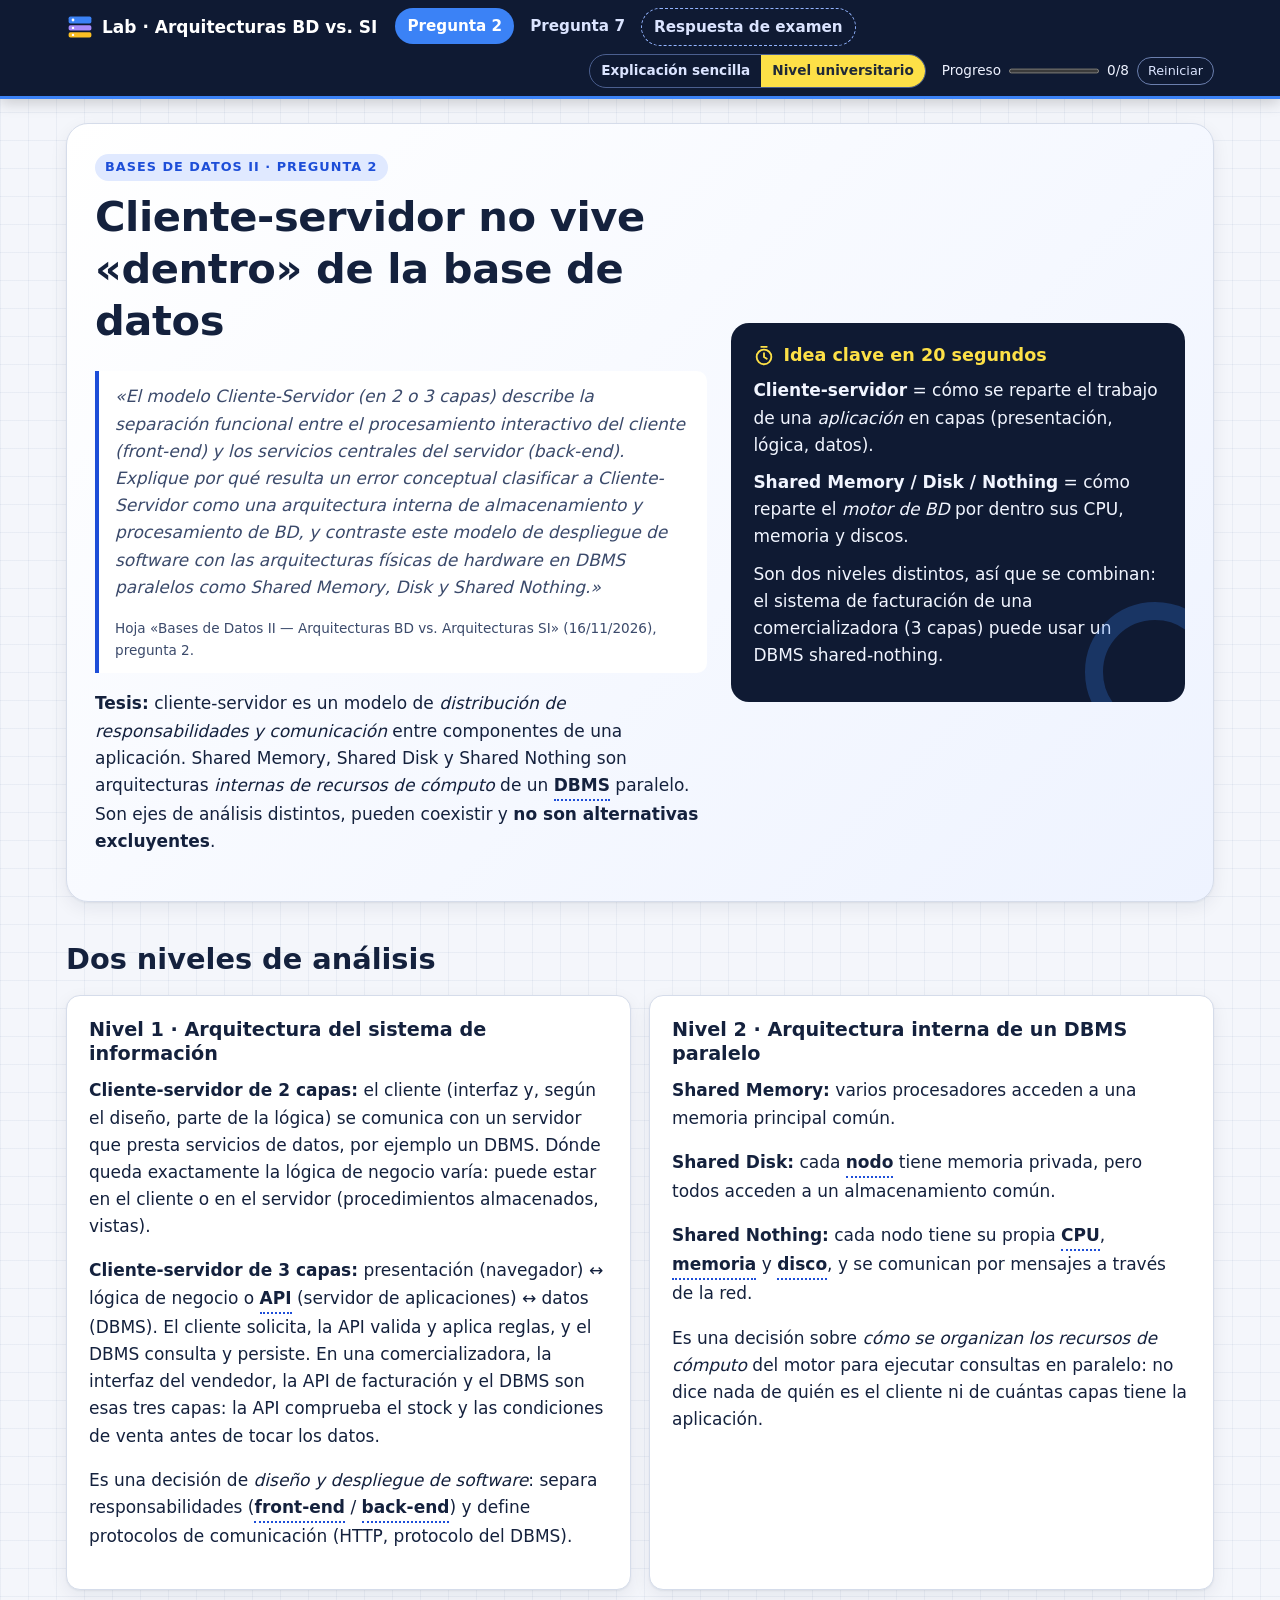
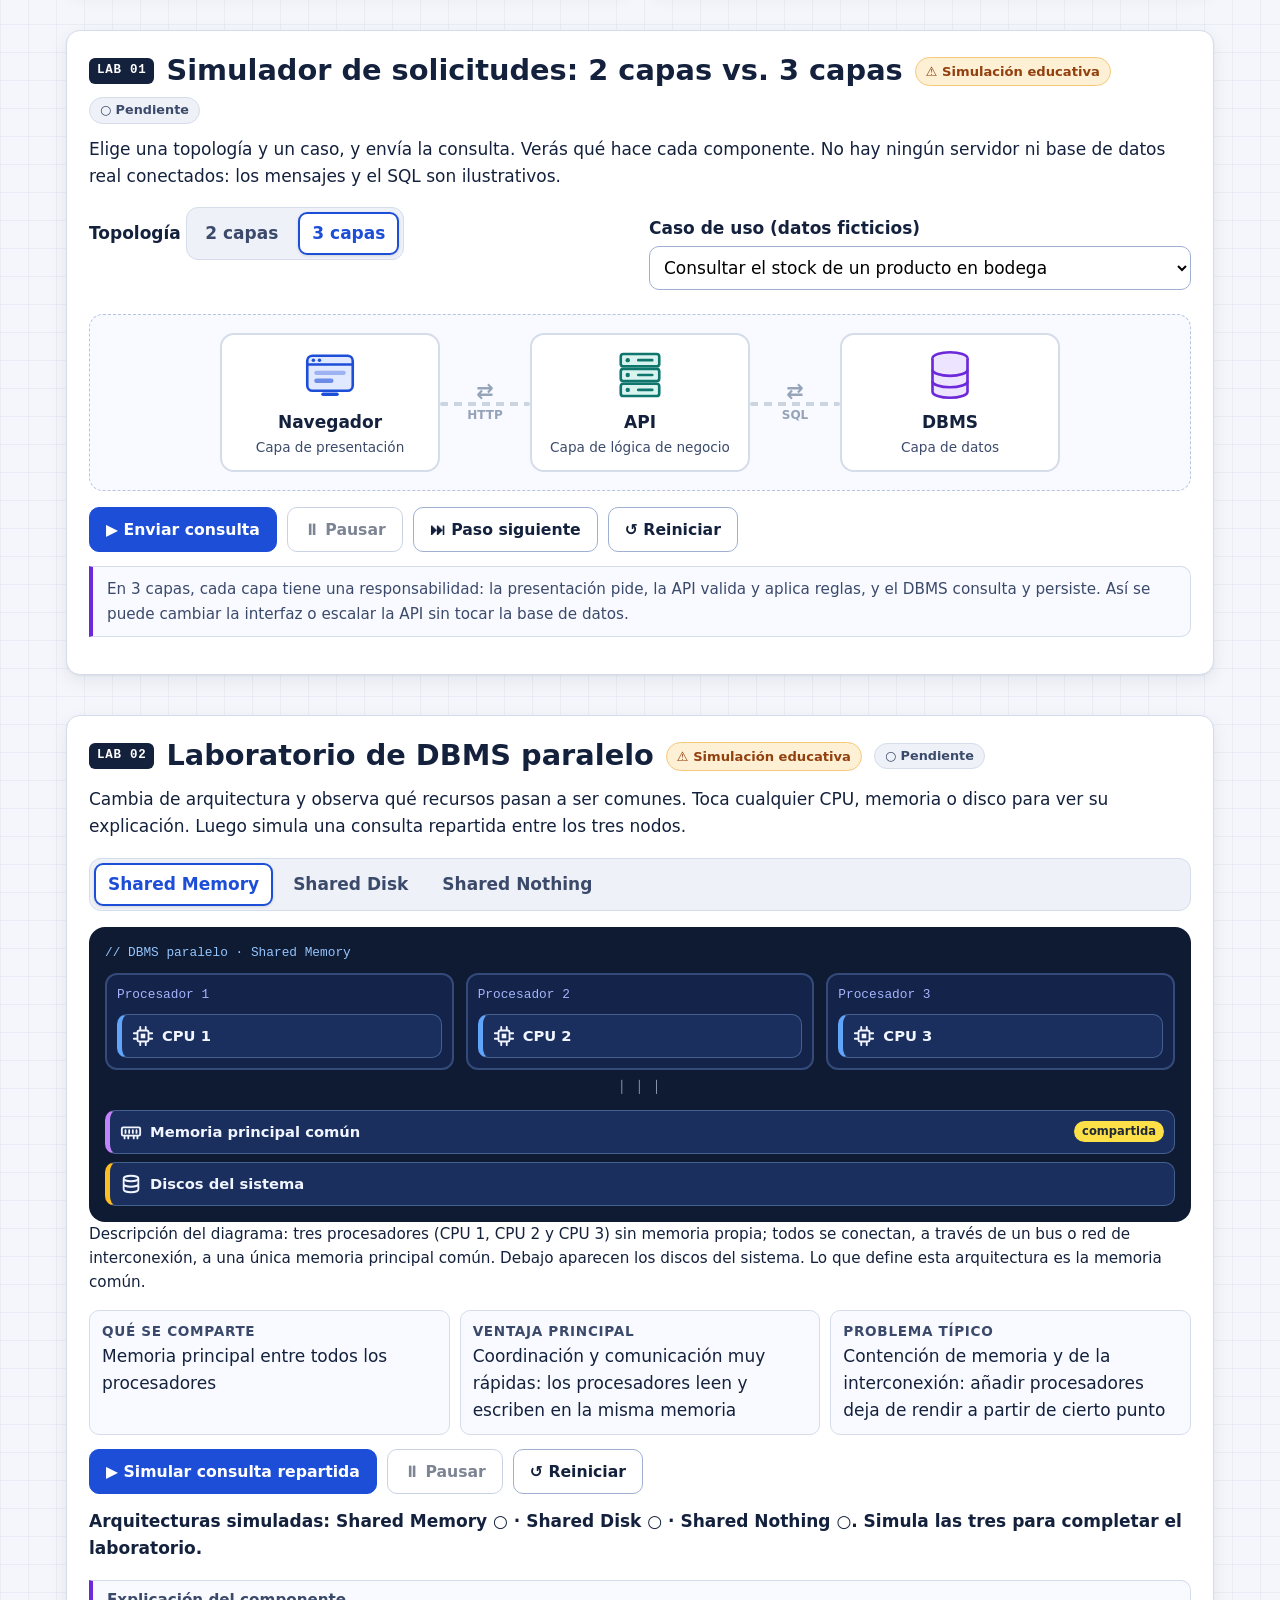
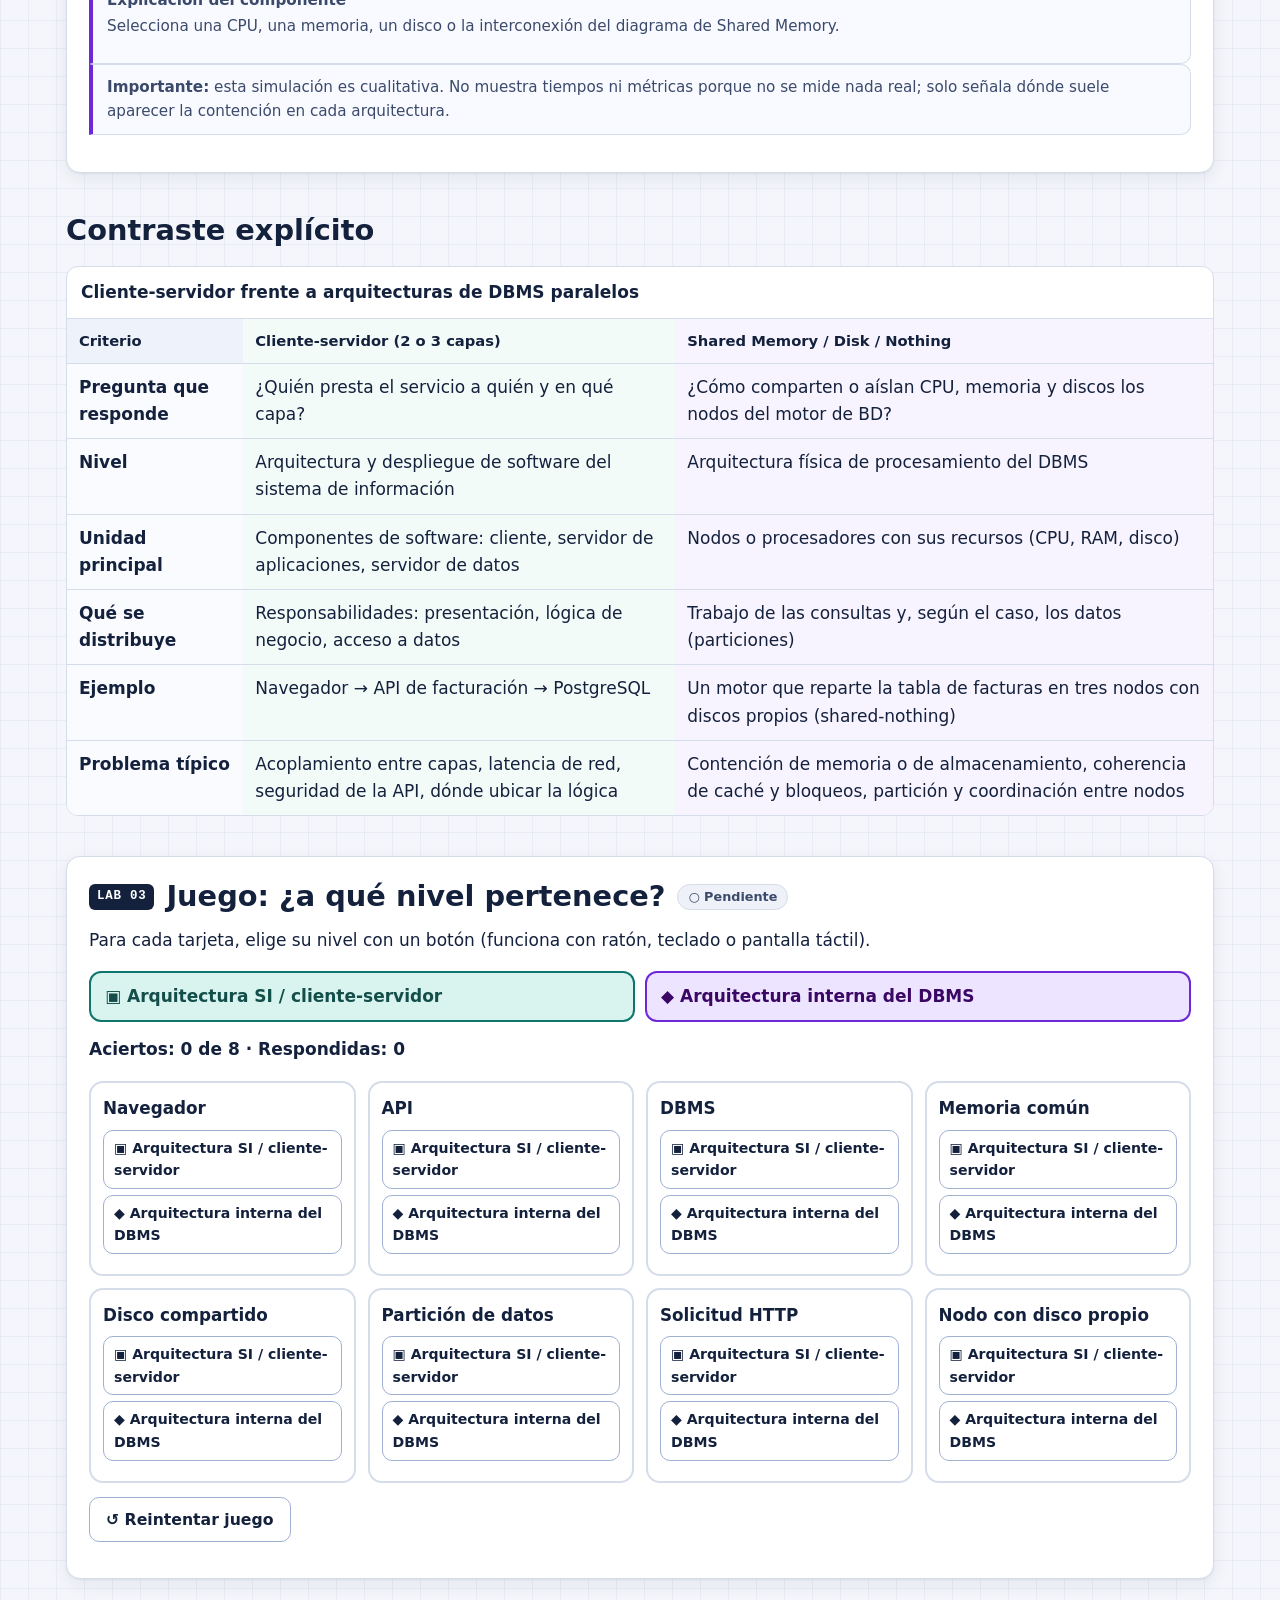
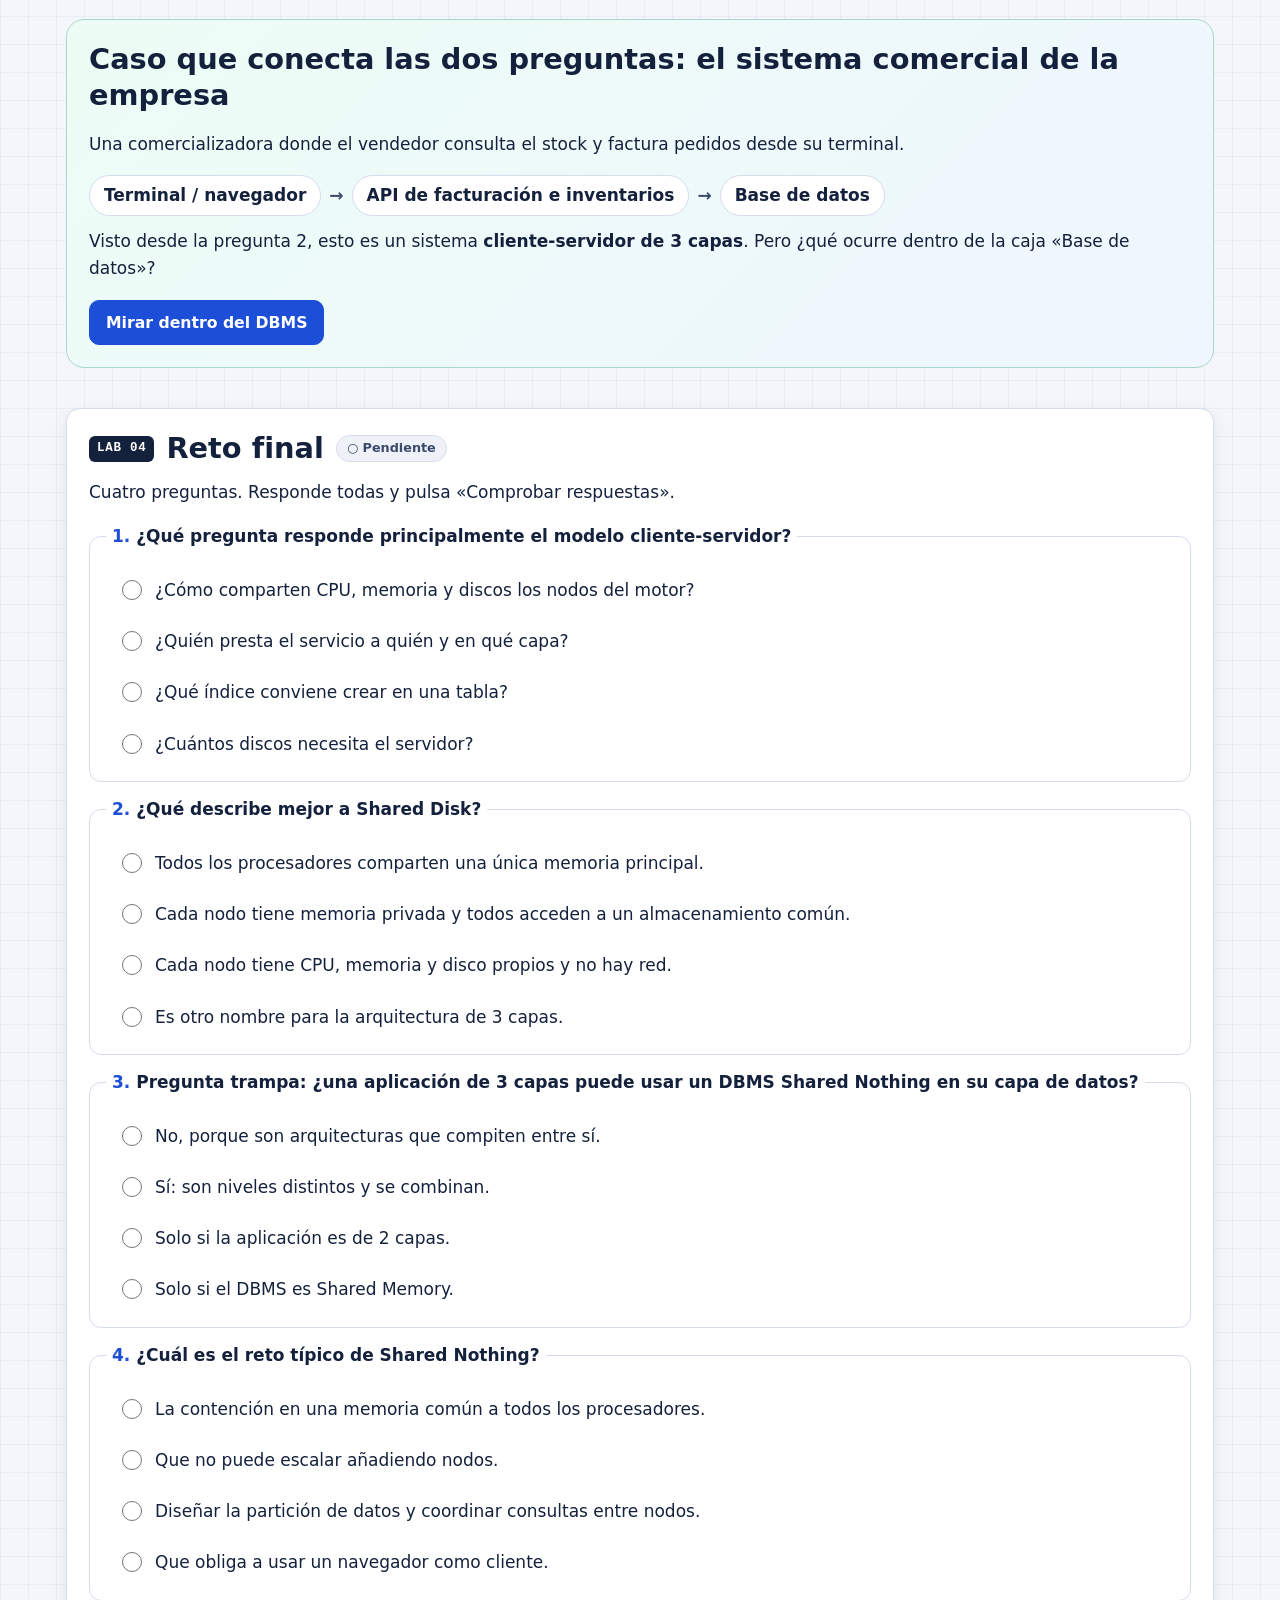
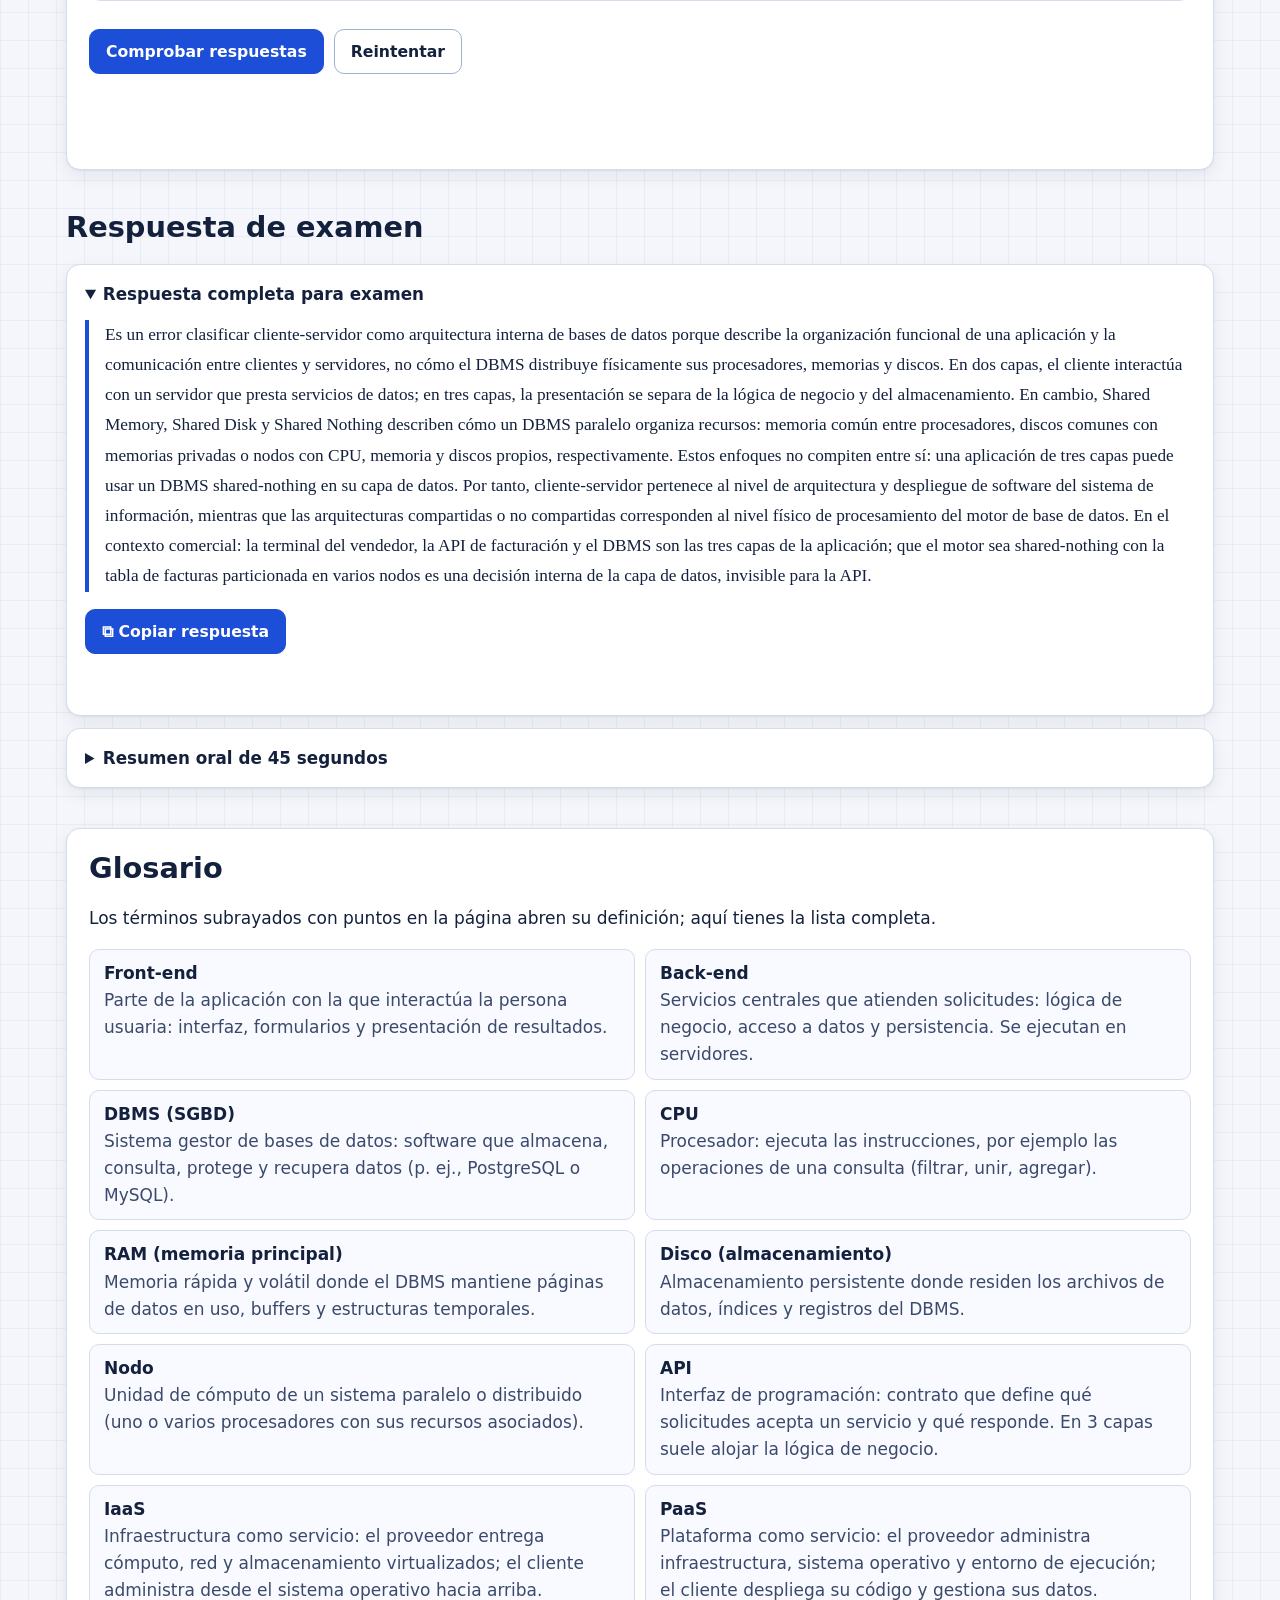
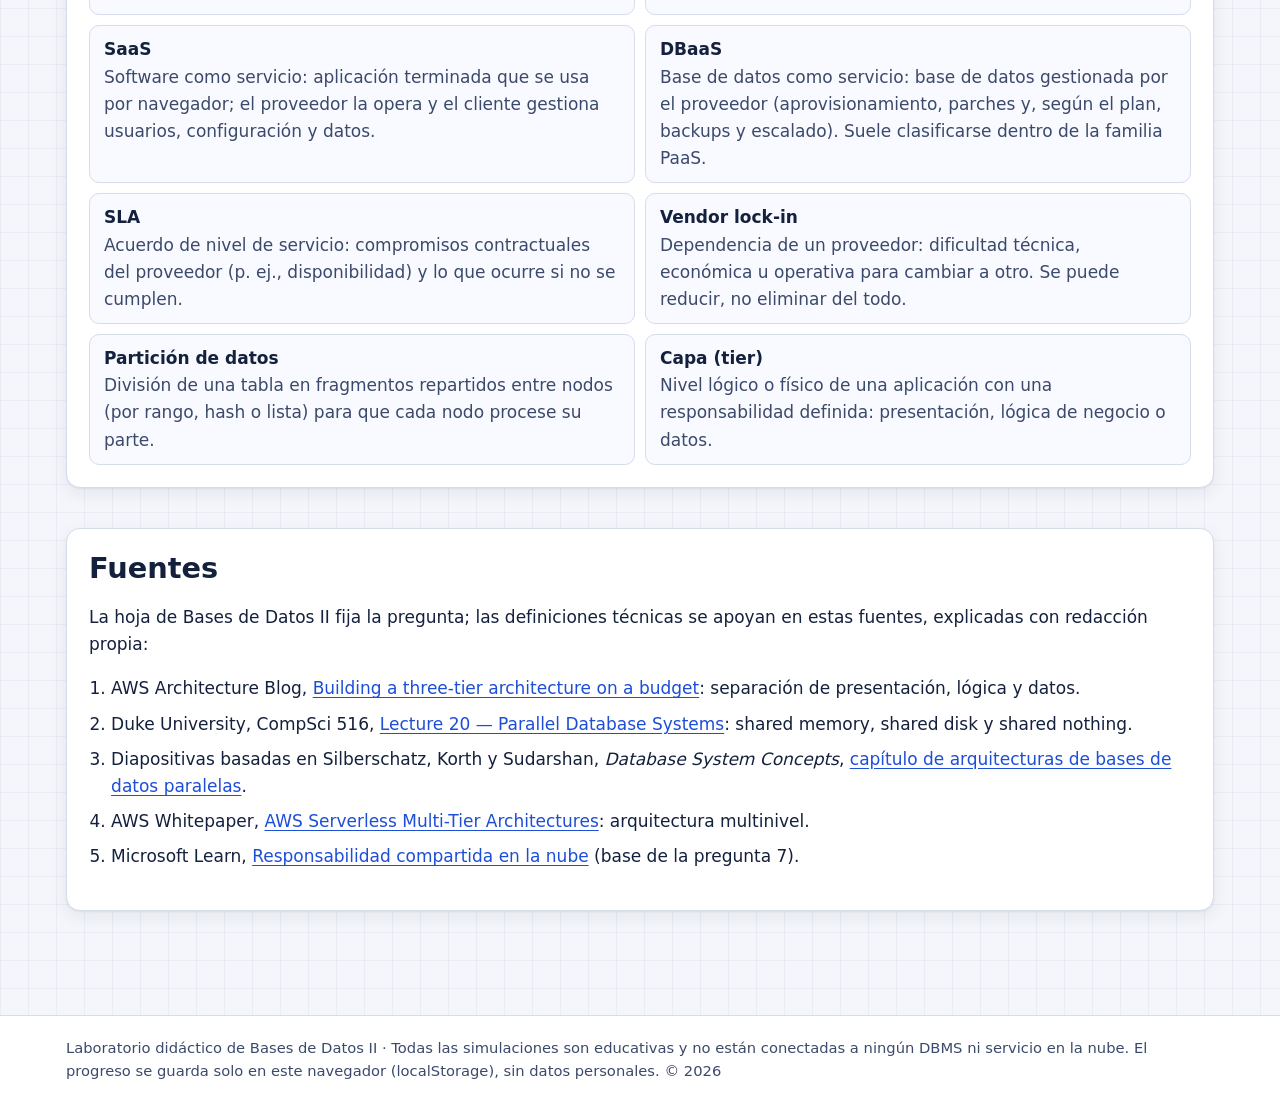
<file: index.html>
<!DOCTYPE html>
<html lang="es">
<head>
  <meta charset="utf-8">
  <meta name="viewport" content="width=device-width, initial-scale=1">
  <title>Pregunta 2 · Cliente-servidor vs. DBMS paralelos — Laboratorio Arquitecturas BD vs. SI</title>
  <meta name="description" content="Laboratorio interactivo: por qué cliente-servidor no es una arquitectura interna de bases de datos y cómo se contrasta con Shared Memory, Shared Disk y Shared Nothing.">
  <link rel="icon" href="assets/favicon.svg" type="image/svg+xml">
  <link rel="stylesheet" href="css/styles.css">
  <script src="js/logic.js" defer></script>
  <script src="js/common.js" defer></script>
  <script src="js/pregunta2.js" defer></script>
</head>
<body data-nivel="universitario">

<!-- Iconos SVG propios -->
<svg xmlns="http://www.w3.org/2000/svg" style="display:none" aria-hidden="true">
  <symbol id="i-logo" viewBox="0 0 32 32"><rect x="3" y="4" width="26" height="8" rx="2" fill="#3b82f6"/><rect x="3" y="14" width="26" height="6" rx="2" fill="#a78bfa"/><rect x="3" y="22" width="26" height="6" rx="2" fill="#fbbf24"/><circle cx="8" cy="8" r="1.6" fill="#fff"/><circle cx="8" cy="17" r="1.4" fill="#fff"/><circle cx="8" cy="25" r="1.4" fill="#fff"/></symbol>
  <symbol id="i-navegador" viewBox="0 0 64 64"><rect x="6" y="10" width="52" height="40" rx="6" fill="#e0e9ff" stroke="#1d4ed8" stroke-width="3"/><path d="M6 20h52" stroke="#1d4ed8" stroke-width="3"/><circle cx="13" cy="15" r="2" fill="#1d4ed8"/><circle cx="20" cy="15" r="2" fill="#1d4ed8"/><rect x="14" y="27" width="36" height="5" rx="2.5" fill="#1d4ed8" opacity=".35"/><rect x="14" y="36" width="22" height="5" rx="2.5" fill="#1d4ed8" opacity=".6"/><rect x="22" y="52" width="20" height="4" rx="2" fill="#1d4ed8"/></symbol>
  <symbol id="i-api" viewBox="0 0 64 64"><rect x="10" y="8" width="44" height="14" rx="3" fill="#d9f3ef" stroke="#0f766e" stroke-width="3"/><rect x="10" y="25" width="44" height="14" rx="3" fill="#d9f3ef" stroke="#0f766e" stroke-width="3"/><rect x="10" y="42" width="44" height="14" rx="3" fill="#d9f3ef" stroke="#0f766e" stroke-width="3"/><circle cx="18" cy="15" r="2.5" fill="#0f766e"/><circle cx="18" cy="32" r="2.5" fill="#0f766e"/><circle cx="18" cy="49" r="2.5" fill="#0f766e"/><path d="M30 15h16M30 32h16M30 49h16" stroke="#0f766e" stroke-width="3" stroke-linecap="round"/></symbol>
  <symbol id="i-bd" viewBox="0 0 64 64"><ellipse cx="32" cy="13" rx="20" ry="7" fill="#ede4ff" stroke="#6d28d9" stroke-width="3"/><path d="M12 13v38c0 3.9 9 7 20 7s20-3.1 20-7V13" fill="#ede4ff" stroke="#6d28d9" stroke-width="3"/><path d="M12 26c0 3.9 9 7 20 7s20-3.1 20-7M12 39c0 3.9 9 7 20 7s20-3.1 20-7" fill="none" stroke="#6d28d9" stroke-width="3"/></symbol>
  <symbol id="i-cpu" viewBox="0 0 24 24"><rect x="6" y="6" width="12" height="12" rx="2" fill="none" stroke="currentColor" stroke-width="2"/><rect x="9.5" y="9.5" width="5" height="5" fill="currentColor"/><path d="M9 2v3M15 2v3M9 19v3M15 19v3M2 9h3M2 15h3M19 9h3M19 15h3" stroke="currentColor" stroke-width="2" stroke-linecap="round"/></symbol>
  <symbol id="i-ram" viewBox="0 0 24 24"><rect x="2" y="7" width="20" height="9" rx="1.5" fill="none" stroke="currentColor" stroke-width="2"/><path d="M6 10v3M10 10v3M14 10v3M18 10v3M5 16v3M9 16v3M15 16v3M19 16v3" stroke="currentColor" stroke-width="2" stroke-linecap="round"/></symbol>
  <symbol id="i-disco" viewBox="0 0 24 24"><ellipse cx="12" cy="6" rx="8" ry="3" fill="none" stroke="currentColor" stroke-width="2"/><path d="M4 6v12c0 1.7 3.6 3 8 3s8-1.3 8-3V6M4 12c0 1.7 3.6 3 8 3s8-1.3 8-3" fill="none" stroke="currentColor" stroke-width="2"/></symbol>
  <symbol id="i-red" viewBox="0 0 24 24"><circle cx="12" cy="5" r="2.5" fill="none" stroke="currentColor" stroke-width="2"/><circle cx="5" cy="19" r="2.5" fill="none" stroke="currentColor" stroke-width="2"/><circle cx="19" cy="19" r="2.5" fill="none" stroke="currentColor" stroke-width="2"/><path d="M12 7.5v5M12 12.5l-5.5 4.5M12 12.5l5.5 4.5" stroke="currentColor" stroke-width="2" stroke-linecap="round"/></symbol>
  <symbol id="i-reloj" viewBox="0 0 24 24"><circle cx="12" cy="13" r="8" fill="none" stroke="currentColor" stroke-width="2"/><path d="M12 9v4l3 2M9 2h6" stroke="currentColor" stroke-width="2" stroke-linecap="round"/></symbol>
</svg>

<a class="saltar" href="#contenido">Saltar al contenido</a>

<header class="barra">
  <div class="barra-in">
    <a class="marca" href="index.html"><svg aria-hidden="true"><use href="#i-logo"/></svg>Lab · Arquitecturas BD vs. SI</a>
    <nav aria-label="Páginas del laboratorio">
      <ul>
        <li><a href="index.html" aria-current="page">Pregunta 2</a></li>
        <li><a href="pregunta7.html">Pregunta 7</a></li>
        <li><a class="nav-examen" href="#respuesta">Respuesta de examen</a></li>
      </ul>
    </nav>
    <div class="barra-herr">
      <div class="nivel" role="group" aria-label="Nivel de explicación">
        <button type="button" data-set-nivel="sencillo" aria-pressed="false">Explicación sencilla</button>
        <button type="button" data-set-nivel="universitario" aria-pressed="true">Nivel universitario</button>
      </div>
      <div class="progreso">
        <label for="progreso-barra">Progreso</label>
        <progress id="progreso-barra" max="8" value="0">0 de 8</progress>
        <span id="progreso-texto" aria-hidden="true">0/8</span>
        <button type="button" class="btn-mini" id="reiniciar-progreso">Reiniciar</button>
      </div>
    </div>
  </div>
</header>

<div id="anuncios" class="sr-only" aria-live="polite"></div>

<main id="contenido">

  <!-- ===== Portada ===== -->
  <section class="hero" aria-labelledby="titulo">
    <div>
      <span class="eyebrow">Bases de Datos II · Pregunta 2</span>
      <h1 id="titulo">Cliente-servidor no vive «dentro» de la base de datos</h1>
      <blockquote class="enunciado">
        <p>«El modelo Cliente-Servidor (en 2 o 3 capas) describe la separación funcional entre el procesamiento interactivo del cliente (front-end) y los servicios centrales del servidor (back-end). Explique por qué resulta un error conceptual clasificar a Cliente-Servidor como una arquitectura interna de almacenamiento y procesamiento de BD, y contraste este modelo de despliegue de software con las arquitecturas físicas de hardware en DBMS paralelos como Shared Memory, Disk y Shared Nothing.»</p>
        <cite>Hoja «Bases de Datos II — Arquitecturas BD vs. Arquitecturas SI» (16/11/2026), pregunta 2.</cite>
      </blockquote>
      <p class="solo-uni"><strong>Tesis:</strong> cliente-servidor es un modelo de <em>distribución de responsabilidades y comunicación</em> entre componentes de una aplicación. Shared Memory, Shared Disk y Shared Nothing son arquitecturas <em>internas de recursos de cómputo</em> de un <button type="button" class="termino" data-termino="dbms">DBMS</button> paralelo. Son ejes de análisis distintos, pueden coexistir y <strong>no son alternativas excluyentes</strong>.</p>
      <p class="solo-sencillo"><strong>En pocas palabras:</strong> cliente-servidor responde «¿quién le pide qué a quién?» dentro de una aplicación. Shared Memory, Shared Disk y Shared Nothing responden «¿cómo se reparten la memoria y los discos las máquinas que forman el motor de base de datos?». Son dos preguntas diferentes, y una misma aplicación puede tener respuesta para las dos.</p>
    </div>
    <aside class="idea-clave" aria-labelledby="idea-clave-t">
      <h2 id="idea-clave-t"><svg class="reloj" aria-hidden="true"><use href="#i-reloj"/></svg>Idea clave en 20 segundos</h2>
      <p><strong>Cliente-servidor</strong> = cómo se reparte el trabajo de una <em>aplicación</em> en capas (presentación, lógica, datos).</p>
      <p><strong>Shared Memory / Disk / Nothing</strong> = cómo reparte el <em>motor de BD</em> por dentro sus CPU, memoria y discos.</p>
      <p>Son dos niveles distintos, así que se combinan: el sistema de facturación de una comercializadora (3 capas) puede usar un DBMS shared-nothing.</p>
    </aside>
  </section>

  <!-- ===== Conceptos ===== -->
  <section class="seccion" aria-labelledby="conceptos-t">
    <h2 id="conceptos-t">Dos niveles de análisis</h2>
    <div class="rejilla-2">
      <article class="tarjeta">
        <h3>Nivel 1 · Arquitectura del sistema de información</h3>
        <p><strong>Cliente-servidor de 2 capas:</strong> el cliente (interfaz y, según el diseño, parte de la lógica) se comunica con un servidor que presta servicios de datos, por ejemplo un DBMS. Dónde queda exactamente la lógica de negocio varía: puede estar en el cliente o en el servidor (procedimientos almacenados, vistas).</p>
        <p><strong>Cliente-servidor de 3 capas:</strong> presentación (navegador) ↔ lógica de negocio o <button type="button" class="termino" data-termino="api">API</button> (servidor de aplicaciones) ↔ datos (DBMS). El cliente solicita, la API valida y aplica reglas, y el DBMS consulta y persiste. En una comercializadora, la interfaz del vendedor, la API de facturación y el DBMS son esas tres capas: la API comprueba el stock y las condiciones de venta antes de tocar los datos.</p>
        <p class="solo-uni">Es una decisión de <em>diseño y despliegue de software</em>: separa responsabilidades (<button type="button" class="termino" data-termino="front-end">front-end</button> / <button type="button" class="termino" data-termino="back-end">back-end</button>) y define protocolos de comunicación (HTTP, protocolo del DBMS).</p>
      </article>
      <article class="tarjeta">
        <h3>Nivel 2 · Arquitectura interna de un DBMS paralelo</h3>
        <p><strong>Shared Memory:</strong> varios procesadores acceden a una memoria principal común.</p>
        <p><strong>Shared Disk:</strong> cada <button type="button" class="termino" data-termino="nodo">nodo</button> tiene memoria privada, pero todos acceden a un almacenamiento común.</p>
        <p><strong>Shared Nothing:</strong> cada nodo tiene su propia <button type="button" class="termino" data-termino="cpu">CPU</button>, <button type="button" class="termino" data-termino="ram">memoria</button> y <button type="button" class="termino" data-termino="disco">disco</button>, y se comunican por mensajes a través de la red.</p>
        <p class="solo-uni">Es una decisión sobre <em>cómo se organizan los recursos de cómputo</em> del motor para ejecutar consultas en paralelo: no dice nada de quién es el cliente ni de cuántas capas tiene la aplicación.</p>
      </article>
    </div>
  </section>

  <!-- ===== LAB 01 · Simulador 2 vs 3 capas ===== -->
  <section class="seccion tarjeta" id="simulador" aria-labelledby="sim-t">
    <div class="lab-cabecera">
      <span class="etiqueta-lab">LAB 01</span>
      <h2 id="sim-t">Simulador de solicitudes: 2 capas vs. 3 capas</h2>
      <span class="aviso-sim">⚠ Simulación educativa</span>
      <span class="chip-actividad" data-actividad-chip="p2-simulador">○ Pendiente</span>
    </div>
    <p>Elige una topología y un caso, y envía la consulta. Verás qué hace cada componente. No hay ningún servidor ni base de datos real conectados: los mensajes y el SQL son ilustrativos.</p>

    <div class="rejilla-2">
      <div>
        <span class="rotulo" id="topo-rotulo"><strong>Topología</strong></span>
        <div class="segmentado" role="group" aria-labelledby="topo-rotulo">
          <button type="button" data-topologia="2" aria-pressed="false">2 capas</button>
          <button type="button" data-topologia="3" aria-pressed="true">3 capas</button>
        </div>
      </div>
      <div class="campo">
        <label for="caso-sim">Caso de uso (datos ficticios)</label>
        <select id="caso-sim">
          <option value="stock">Consultar el stock de un producto en bodega</option>
          <option value="factura">Consultar el estado de una factura de venta</option>
        </select>
      </div>
    </div>

    <div class="topologia" id="topologia" aria-hidden="true"></div>
    <p class="sr-only" id="topologia-desc"></p>

    <div class="acciones">
      <button type="button" class="btn btn-primario" id="sim-enviar">▶ Enviar consulta</button>
      <button type="button" class="btn" id="sim-pausa" disabled>⏸ Pausar</button>
      <button type="button" class="btn" id="sim-siguiente">⏭ Paso siguiente</button>
      <button type="button" class="btn" id="sim-reiniciar">↺ Reiniciar</button>
    </div>

    <h3 class="sr-only">Registro de la simulación</h3>
    <ol class="registro" id="sim-registro" aria-live="polite"></ol>
    <p class="nota" id="sim-nota"></p>
  </section>

  <!-- ===== LAB 02 · DBMS paralelo ===== -->
  <section class="seccion tarjeta" id="laboratorio" aria-labelledby="lab-t">
    <div class="lab-cabecera">
      <span class="etiqueta-lab">LAB 02</span>
      <h2 id="lab-t">Laboratorio de DBMS paralelo</h2>
      <span class="aviso-sim">⚠ Simulación educativa</span>
      <span class="chip-actividad" data-actividad-chip="p2-laboratorio">○ Pendiente</span>
    </div>
    <p>Cambia de arquitectura y observa qué recursos pasan a ser comunes. Toca cualquier CPU, memoria o disco para ver su explicación. Luego simula una consulta repartida entre los tres nodos.</p>

    <div role="tablist" aria-label="Arquitecturas de DBMS paralelo" class="segmentado" id="tabs-arq">
      <button type="button" role="tab" id="tab-sm" aria-controls="panel-arq" aria-selected="true" data-arq="sm">Shared Memory</button>
      <button type="button" role="tab" id="tab-sd" aria-controls="panel-arq" aria-selected="false" data-arq="sd" tabindex="-1">Shared Disk</button>
      <button type="button" role="tab" id="tab-sn" aria-controls="panel-arq" aria-selected="false" data-arq="sn" tabindex="-1">Shared Nothing</button>
    </div>

    <div class="panel-arq" id="panel-arq" role="tabpanel" aria-labelledby="tab-sm" tabindex="0">
      <div class="diagrama-arq" id="diagrama-arq"></div>
      <p class="descripcion-textual" id="arq-descripcion"></p>
      <div class="ficha-arq" id="arq-ficha"></div>
      <div class="acciones">
        <button type="button" class="btn btn-primario" id="arq-simular">▶ Simular consulta repartida</button>
        <button type="button" class="btn" id="arq-pausa" disabled>⏸ Pausar</button>
        <button type="button" class="btn" id="arq-reiniciar">↺ Reiniciar</button>
      </div>
      <p class="marcador" id="arq-avance" role="status"></p>
      <div class="explica-recurso nota" id="arq-explica" aria-live="polite">
        <h4>Explicación del componente</h4>
        <p>Selecciona una CPU, una memoria, un disco o la red de interconexión.</p>
      </div>
      <ol class="registro" id="arq-registro" aria-live="polite"></ol>
      <p class="nota"><strong>Importante:</strong> esta simulación es cualitativa. No muestra tiempos ni métricas porque no se mide nada real; solo señala dónde suele aparecer la contención en cada arquitectura.</p>
    </div>
  </section>

  <!-- ===== Tabla de contraste ===== -->
  <section class="seccion" aria-labelledby="contraste-t">
    <h2 id="contraste-t">Contraste explícito</h2>
    <div class="tabla-scroll">
      <table>
        <caption>Cliente-servidor frente a arquitecturas de DBMS paralelos</caption>
        <thead>
          <tr><th scope="col">Criterio</th><th scope="col" class="col-cs">Cliente-servidor (2 o 3 capas)</th><th scope="col" class="col-par">Shared Memory / Disk / Nothing</th></tr>
        </thead>
        <tbody>
          <tr><th scope="row">Pregunta que responde</th><td class="col-cs">¿Quién presta el servicio a quién y en qué capa?</td><td class="col-par">¿Cómo comparten o aíslan CPU, memoria y discos los nodos del motor de BD?</td></tr>
          <tr><th scope="row">Nivel</th><td class="col-cs">Arquitectura y despliegue de software del sistema de información</td><td class="col-par">Arquitectura física de procesamiento del DBMS</td></tr>
          <tr><th scope="row">Unidad principal</th><td class="col-cs">Componentes de software: cliente, servidor de aplicaciones, servidor de datos</td><td class="col-par">Nodos o procesadores con sus recursos (CPU, RAM, disco)</td></tr>
          <tr><th scope="row">Qué se distribuye</th><td class="col-cs">Responsabilidades: presentación, lógica de negocio, acceso a datos</td><td class="col-par">Trabajo de las consultas y, según el caso, los datos (particiones)</td></tr>
          <tr><th scope="row">Ejemplo</th><td class="col-cs">Navegador → API de facturación → PostgreSQL</td><td class="col-par">Un motor que reparte la tabla de facturas en tres nodos con discos propios (shared-nothing)</td></tr>
          <tr><th scope="row">Problema típico</th><td class="col-cs">Acoplamiento entre capas, latencia de red, seguridad de la API, dónde ubicar la lógica</td><td class="col-par">Contención de memoria o de almacenamiento, coherencia de caché y bloqueos, partición y coordinación entre nodos</td></tr>
        </tbody>
      </table>
    </div>
  </section>

  <!-- ===== LAB 03 · Juego de clasificación ===== -->
  <section class="seccion tarjeta" id="juego" aria-labelledby="juego-t">
    <div class="lab-cabecera">
      <span class="etiqueta-lab">LAB 03</span>
      <h2 id="juego-t">Juego: ¿a qué nivel pertenece?</h2>
      <span class="chip-actividad" data-actividad-chip="p2-juego">○ Pendiente</span>
    </div>
    <p>Para cada tarjeta, elige su nivel con un botón (funciona con ratón, teclado o pantalla táctil).</p>
    <div class="zonas-leyenda">
      <div class="zona zona-si">▣ Arquitectura SI / cliente-servidor</div>
      <div class="zona zona-dbms">◆ Arquitectura interna del DBMS</div>
    </div>
    <p class="marcador" id="juego-marcador" role="status" aria-live="polite">Aciertos: 0 de 8 · Respondidas: 0</p>
    <div class="cartas" id="cartas"></div>
    <div class="acciones"><button type="button" class="btn" id="juego-reintentar">↺ Reintentar juego</button></div>
  </section>

  <!-- ===== Caso puente ===== -->
  <section class="seccion caso" id="caso" aria-labelledby="caso-t">
    <h2 id="caso-t">Caso que conecta las dos preguntas: el sistema comercial de la empresa</h2>
    <p>Una comercializadora donde el vendedor consulta el stock y factura pedidos desde su terminal.</p>
    <div class="cadena" aria-label="Cadena de componentes del sistema comercial">
      <span class="pieza">Terminal / navegador</span><span class="sep" aria-hidden="true">→</span>
      <span class="pieza">API de facturación e inventarios</span><span class="sep" aria-hidden="true">→</span>
      <span class="pieza">Base de datos</span>
    </div>
    <p>Visto desde la pregunta 2, esto es un sistema <strong>cliente-servidor de 3 capas</strong>. Pero ¿qué ocurre dentro de la caja «Base de datos»?</p>
    <button type="button" class="btn btn-primario" id="caso-revelar" aria-expanded="false" aria-controls="caso-revelacion">Mirar dentro del DBMS</button>
    <div class="revelacion" id="caso-revelacion" hidden>
      <p><strong>Dentro del DBMS</strong> podría haber, por ejemplo, tres nodos <em>shared-nothing</em>: cada uno guarda una partición de la tabla de facturas (por ejemplo, por rango de fecha o por cliente) en su propio disco. El navegador y la API no necesitan saberlo; la API sigue enviando una consulta SQL y recibe filas.</p>
      <p>Las dos descripciones son verdaderas a la vez porque miran niveles distintos. En la <a href="pregunta7.html#caso">pregunta 7</a> veremos que ese mismo DBMS podría estar contratado como DBaaS.</p>
    </div>
  </section>

  <!-- ===== LAB 04 · Reto final ===== -->
  <section class="seccion tarjeta" id="reto" aria-labelledby="reto-t">
    <div class="lab-cabecera">
      <span class="etiqueta-lab">LAB 04</span>
      <h2 id="reto-t">Reto final</h2>
      <span class="chip-actividad" data-actividad-chip="p2-quiz">○ Pendiente</span>
    </div>
    <p>Cuatro preguntas. Responde todas y pulsa «Comprobar respuestas».</p>
    <div id="quiz-p2"></div>
  </section>

  <!-- ===== Respuesta de examen ===== -->
  <section class="seccion respuesta" id="respuesta" aria-labelledby="respuesta-t">
    <h2 id="respuesta-t">Respuesta de examen</h2>
    <details open>
      <summary>Respuesta completa para examen</summary>
      <div id="resp-completa" class="texto-examen">
        <p>Es un error clasificar cliente-servidor como arquitectura interna de bases de datos porque describe la organización funcional de una aplicación y la comunicación entre clientes y servidores, no cómo el DBMS distribuye físicamente sus procesadores, memorias y discos. En dos capas, el cliente interactúa con un servidor que presta servicios de datos; en tres capas, la presentación se separa de la lógica de negocio y del almacenamiento. En cambio, Shared Memory, Shared Disk y Shared Nothing describen cómo un DBMS paralelo organiza recursos: memoria común entre procesadores, discos comunes con memorias privadas o nodos con CPU, memoria y discos propios, respectivamente. Estos enfoques no compiten entre sí: una aplicación de tres capas puede usar un DBMS shared-nothing en su capa de datos. Por tanto, cliente-servidor pertenece al nivel de arquitectura y despliegue de software del sistema de información, mientras que las arquitecturas compartidas o no compartidas corresponden al nivel físico de procesamiento del motor de base de datos. En el contexto comercial: la terminal del vendedor, la API de facturación y el DBMS son las tres capas de la aplicación; que el motor sea shared-nothing con la tabla de facturas particionada en varios nodos es una decisión interna de la capa de datos, invisible para la API.</p>
      </div>
      <div class="acciones"><button type="button" class="btn btn-primario" data-copiar="resp-completa">⧉ Copiar respuesta</button></div>
      <p class="estado-copia" id="resp-completa-estado" role="status" aria-live="polite"></p>
    </details>
    <details>
      <summary>Resumen oral de 45 segundos</summary>
      <div id="resp-oral" class="texto-examen">
        <p>Cliente-servidor y las arquitecturas paralelas responden preguntas distintas. Cliente-servidor organiza una aplicación: quién pide y quién presta el servicio, en dos capas, cliente y servidor de datos, o en tres, presentación, lógica de negocio y datos. Shared Memory, Shared Disk y Shared Nothing describen el interior de un DBMS paralelo: si los procesadores comparten memoria, si comparten discos con memorias privadas o si cada nodo tiene CPU, memoria y disco propios. Por eso, clasificar cliente-servidor como arquitectura interna de la base de datos es un error de nivel. Además, no se excluyen: una comercializadora de 3 capas puede usar un DBMS shared-nothing con la tabla de facturas repartida.</p>
      </div>
      <p class="contador" id="resp-oral-contador"></p>
      <div class="acciones"><button type="button" class="btn btn-primario" data-copiar="resp-oral">⧉ Copiar resumen</button></div>
      <p class="estado-copia" id="resp-oral-estado" role="status" aria-live="polite"></p>
    </details>
  </section>

  <!-- ===== Glosario ===== -->
  <section class="seccion tarjeta glosario" id="glosario" aria-labelledby="glosario-t">
    <h2 id="glosario-t">Glosario</h2>
    <p>Los términos subrayados con puntos en la página abren su definición; aquí tienes la lista completa.</p>
    <dl id="glosario-lista"></dl>
  </section>

  <!-- ===== Fuentes ===== -->
  <section class="seccion tarjeta fuentes" id="fuentes" aria-labelledby="fuentes-t">
    <h2 id="fuentes-t">Fuentes</h2>
    <p>La hoja de Bases de Datos II fija la pregunta; las definiciones técnicas se apoyan en estas fuentes, explicadas con redacción propia:</p>
    <ol>
      <li>AWS Architecture Blog, <a href="https://aws.amazon.com/blogs/architecture/building-a-three-tier-architecture-on-a-budget/" rel="noopener">Building a three-tier architecture on a budget</a>: separación de presentación, lógica y datos.</li>
      <li>Duke University, CompSci 516, <a href="https://courses.cs.duke.edu/fall18/compsci516/Lectures/Lecture-20-Parallel-DB-notes.pdf" rel="noopener">Lecture 20 — Parallel Database Systems</a>: shared memory, shared disk y shared nothing.</li>
      <li>Diapositivas basadas en Silberschatz, Korth y Sudarshan, <em>Database System Concepts</em>, <a href="https://homepages.cwi.nl/~manegold/teaching/DBtech/slides/ch18-4.pdf" rel="noopener">capítulo de arquitecturas de bases de datos paralelas</a>.</li>
      <li>AWS Whitepaper, <a href="https://d1.awsstatic.com/whitepapers/AWS_Serverless_Multi-Tier_Architectures.pdf" rel="noopener">AWS Serverless Multi-Tier Architectures</a>: arquitectura multinivel.</li>
      <li>Microsoft Learn, <a href="https://learn.microsoft.com/es-es/azure/security/fundamentals/shared-responsibility" rel="noopener">Responsabilidad compartida en la nube</a> (base de la pregunta 7).</li>
    </ol>
  </section>
</main>

<footer>
  <div class="pie">
    <p>Laboratorio didáctico de Bases de Datos II · Todas las simulaciones son educativas y no están conectadas a ningún DBMS ni servicio en la nube. El progreso se guarda solo en este navegador (localStorage), sin datos personales. © <span id="anio">2026</span></p>
  </div>
</footer>
</body>
</html>
</file>
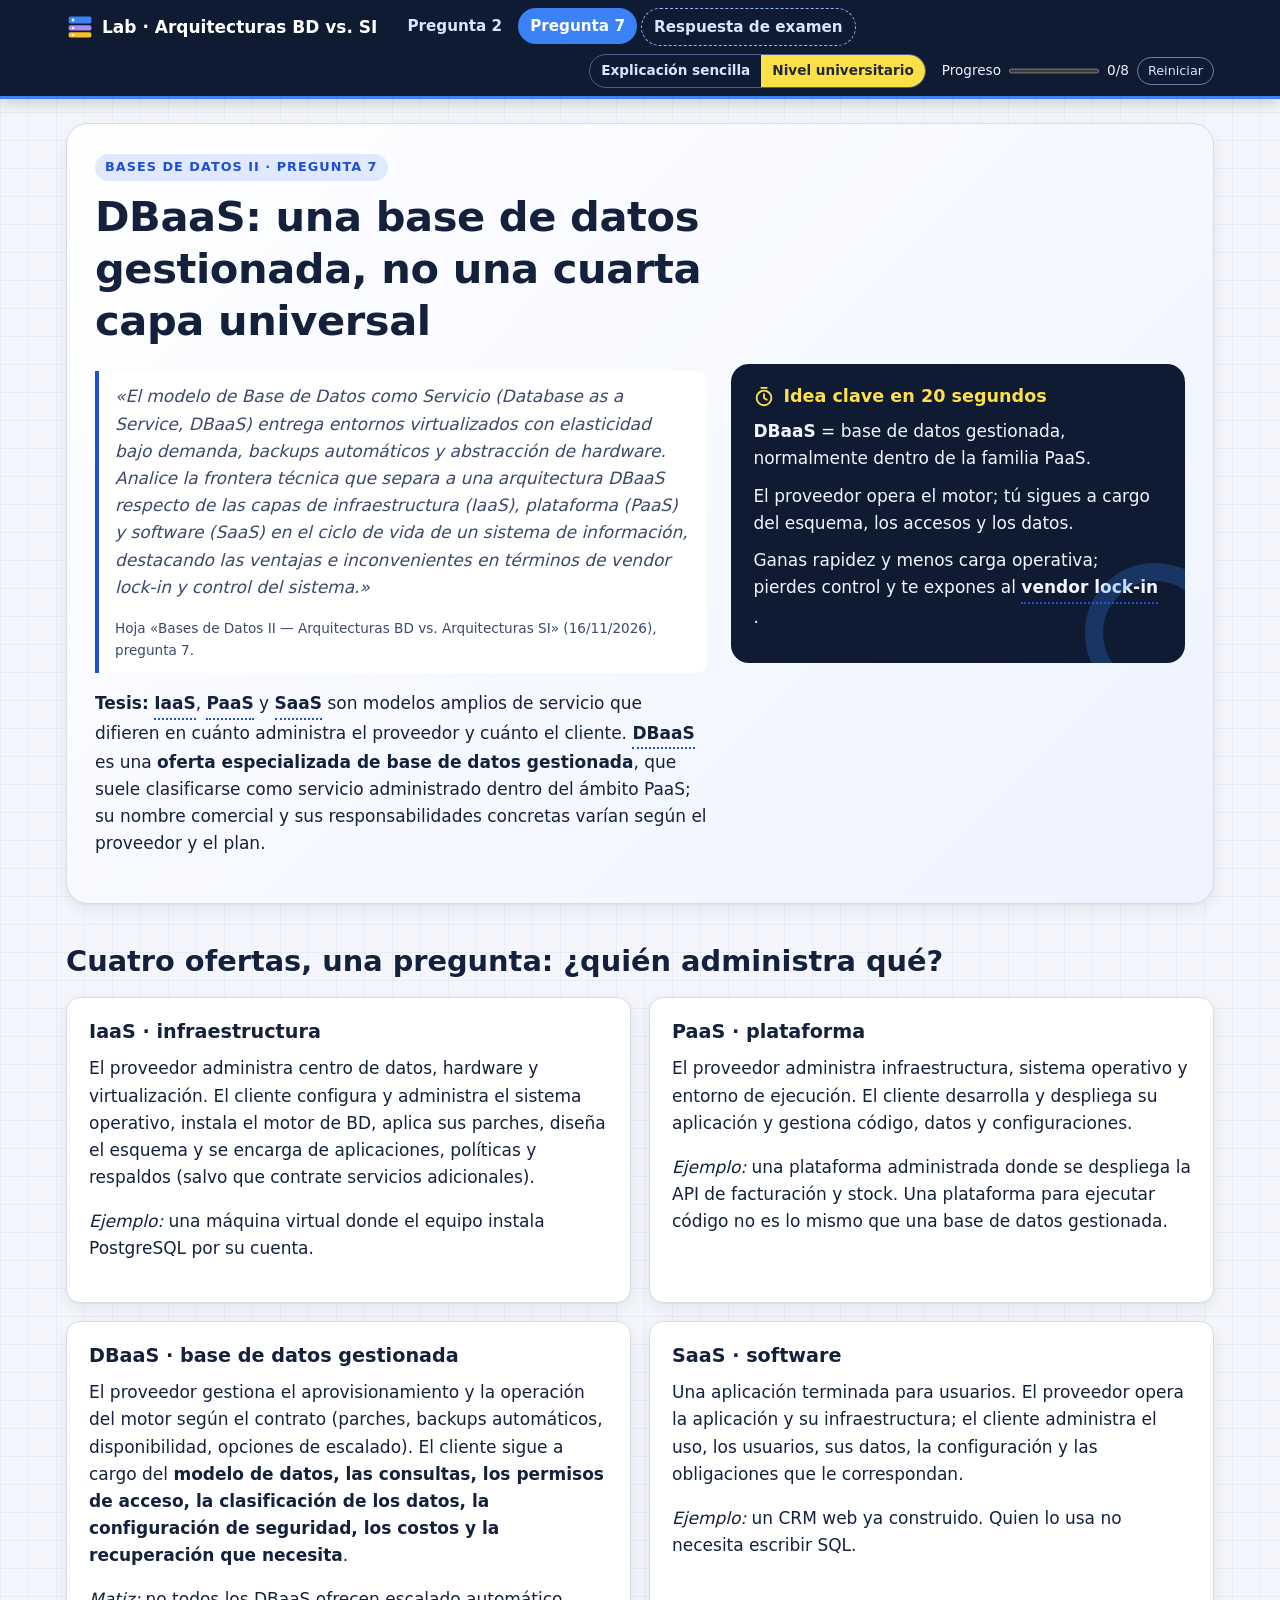
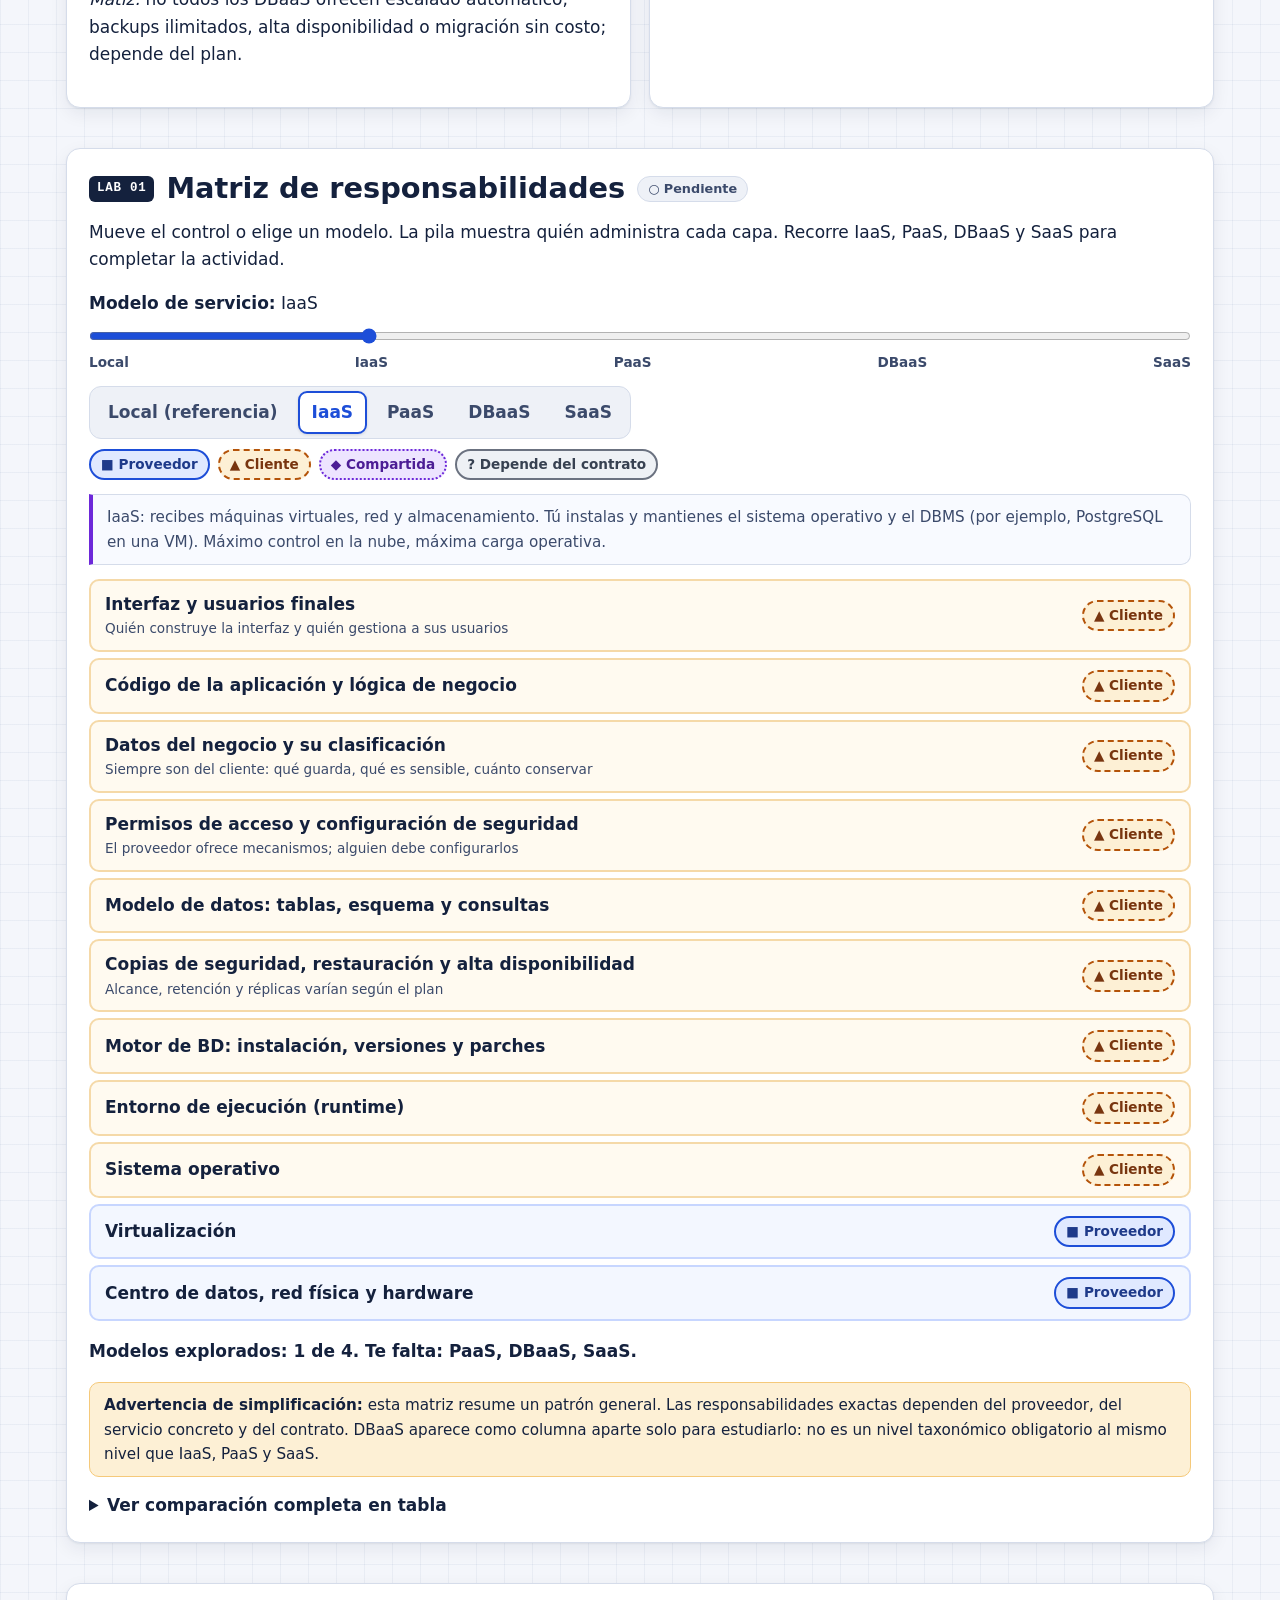
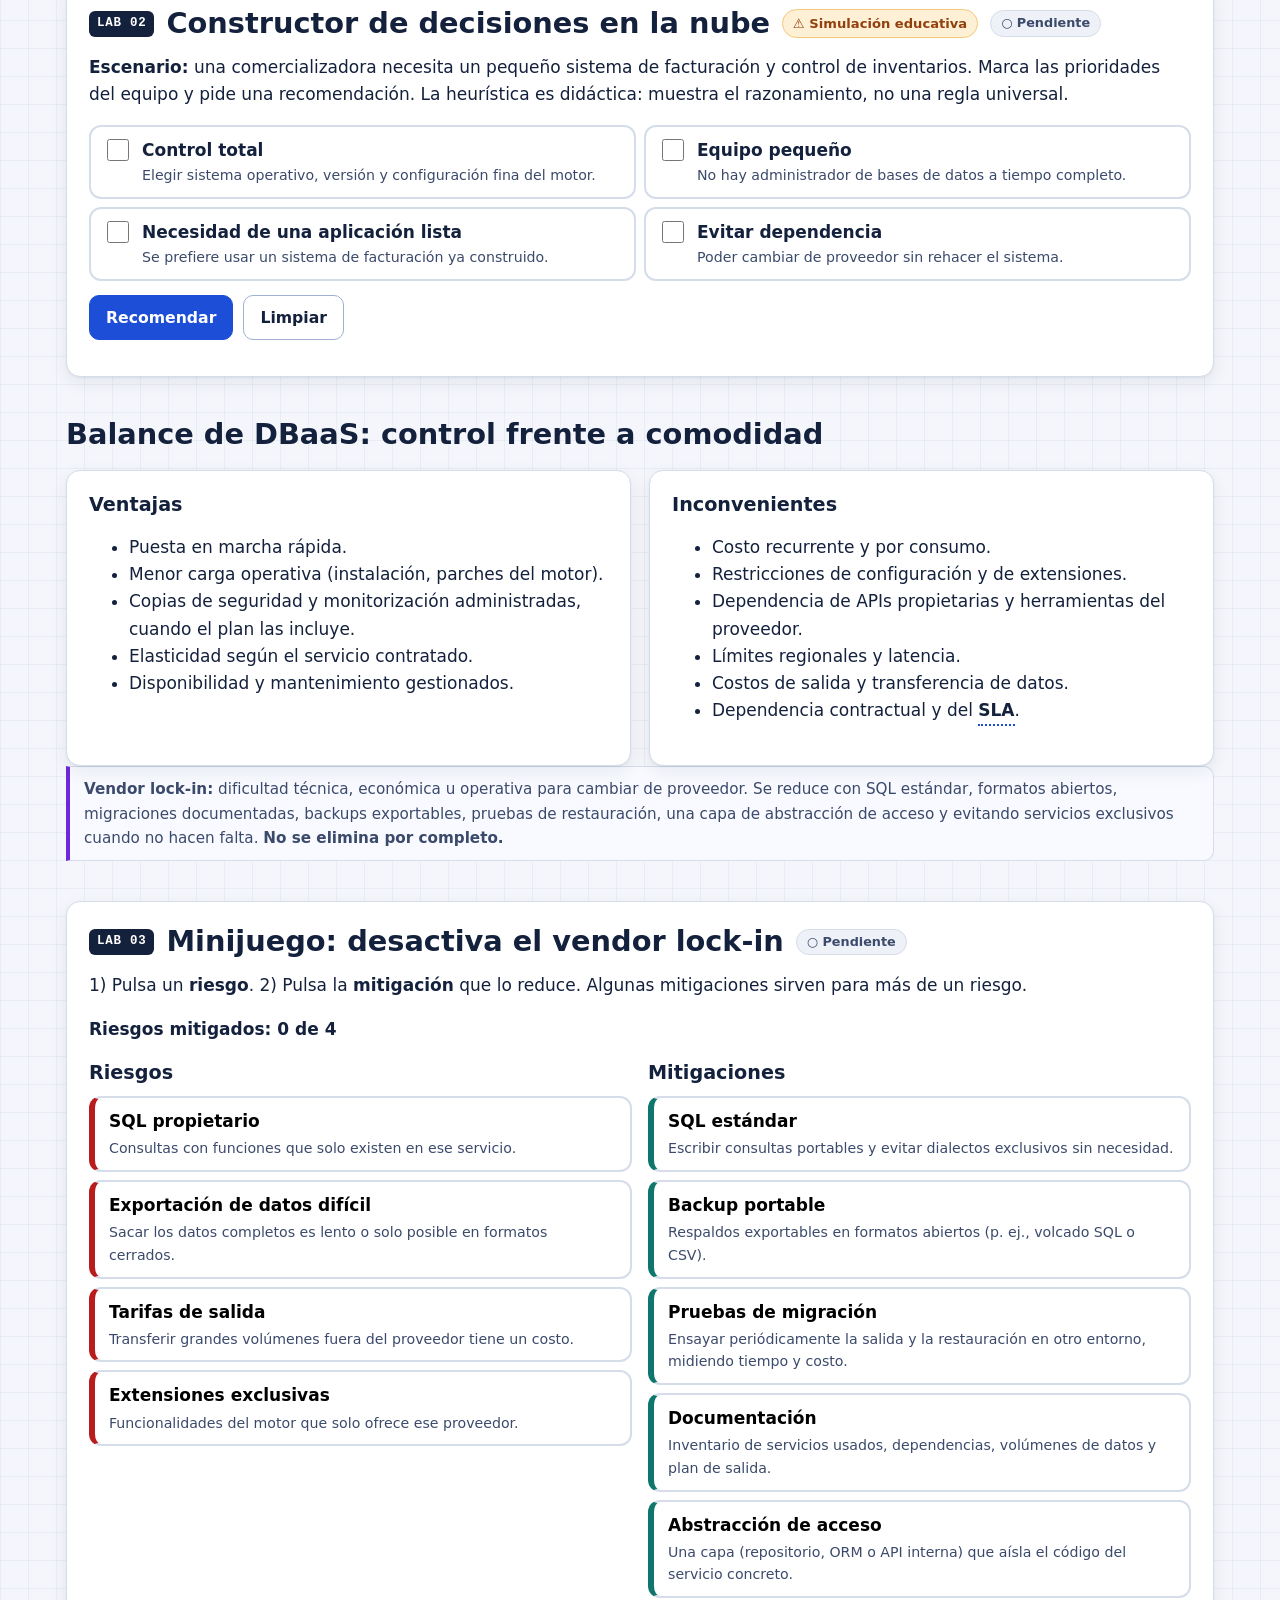
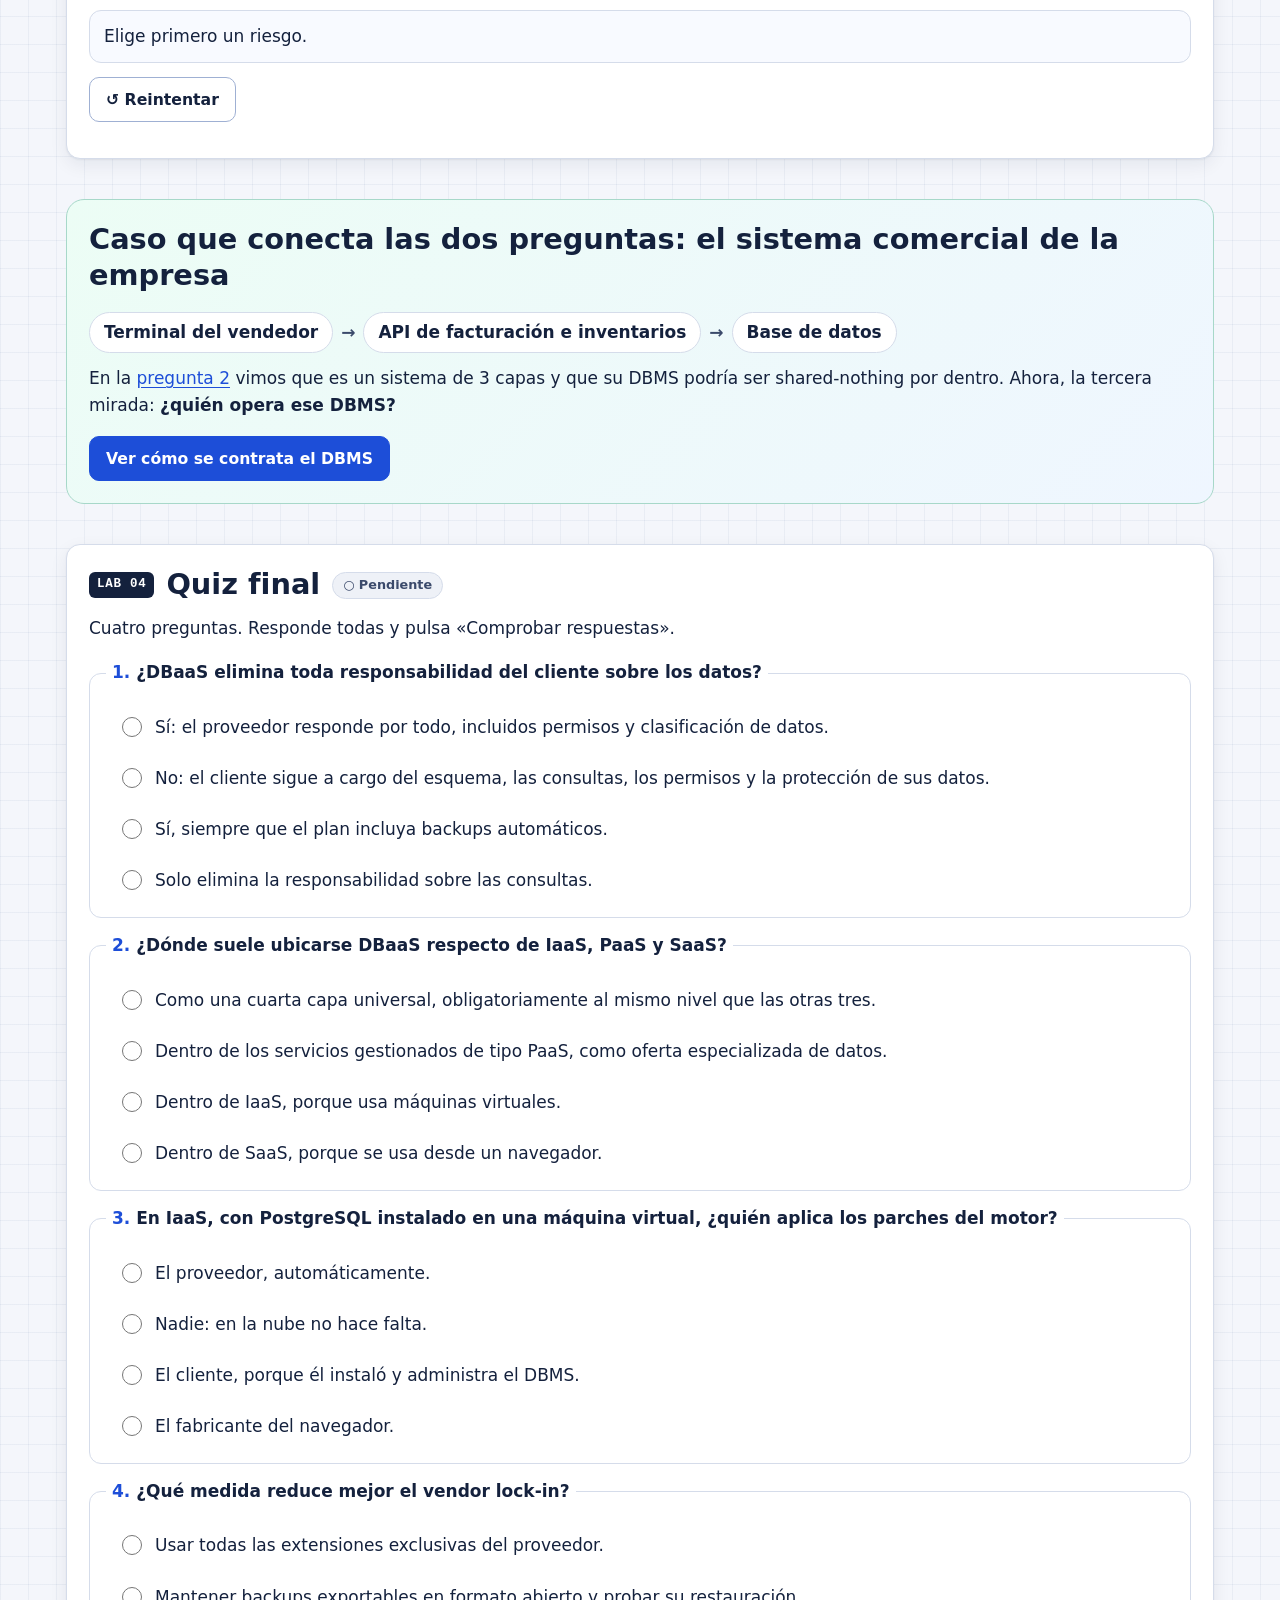
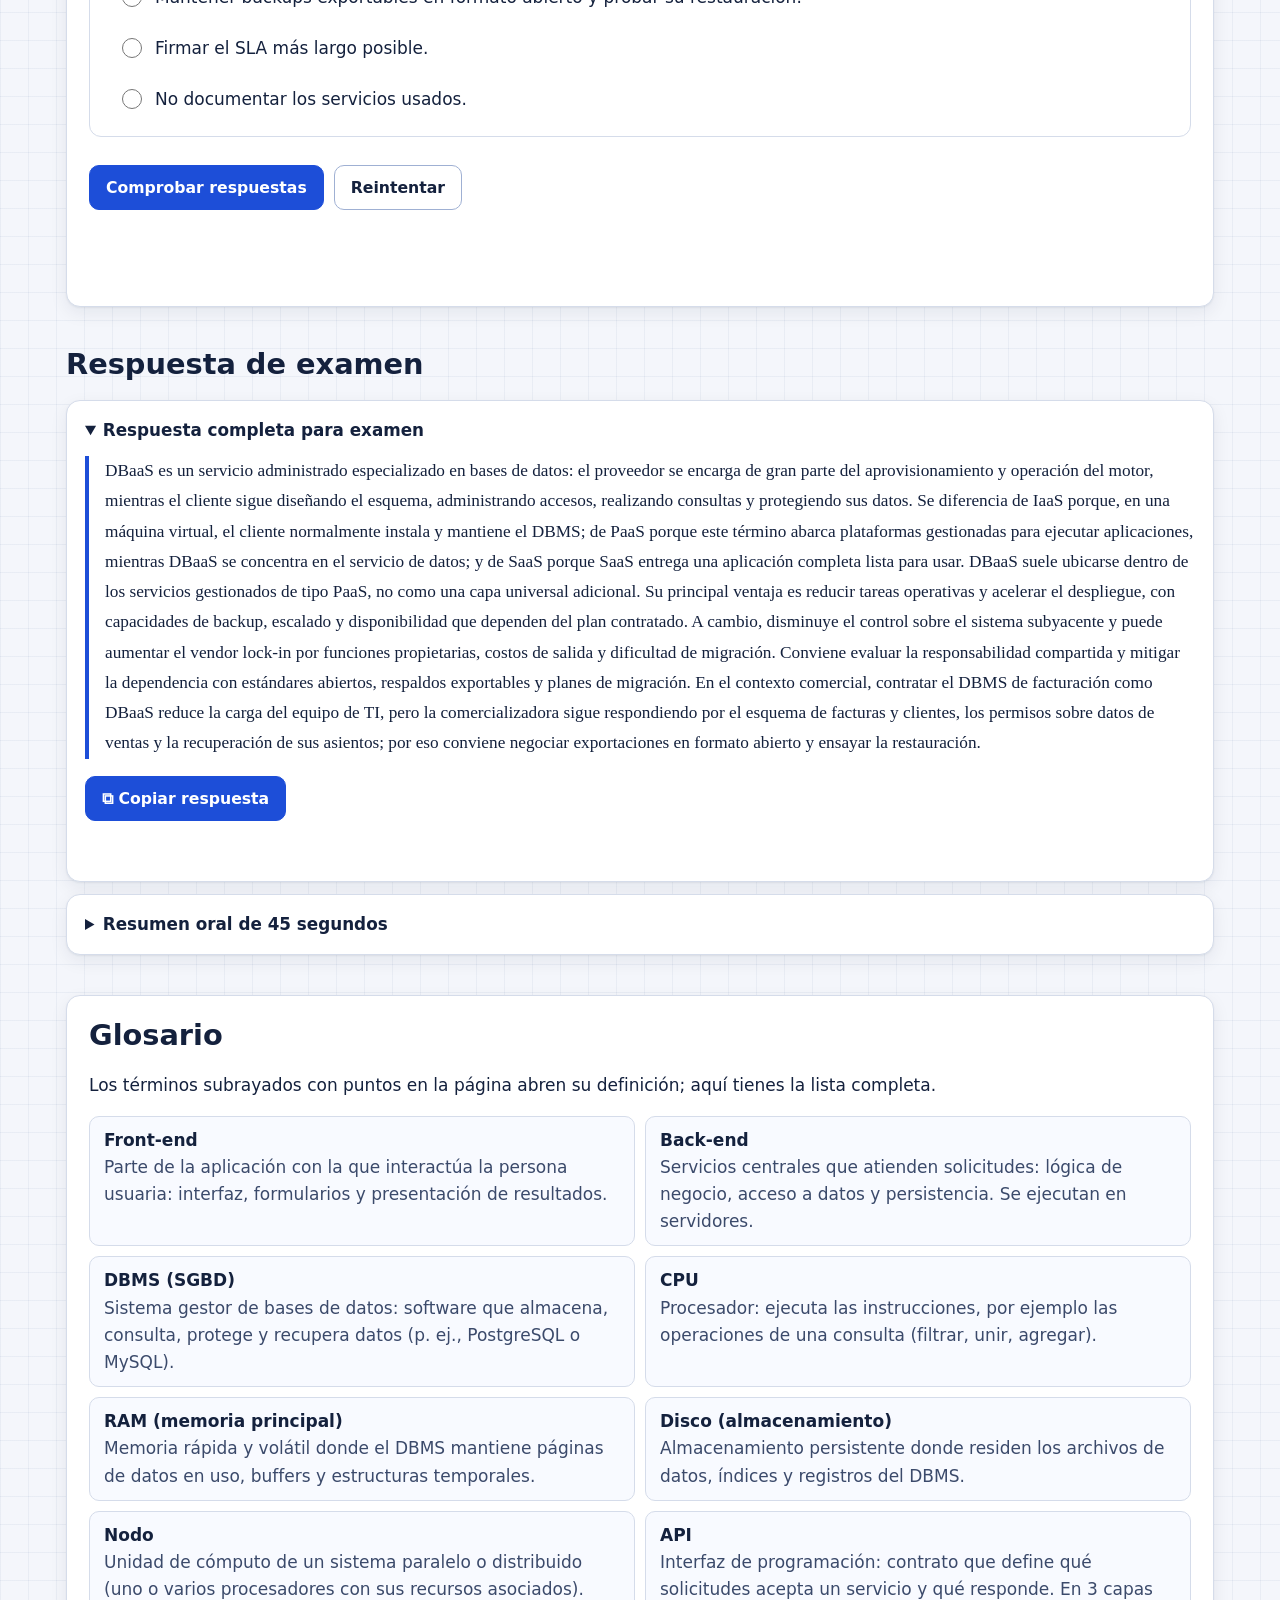
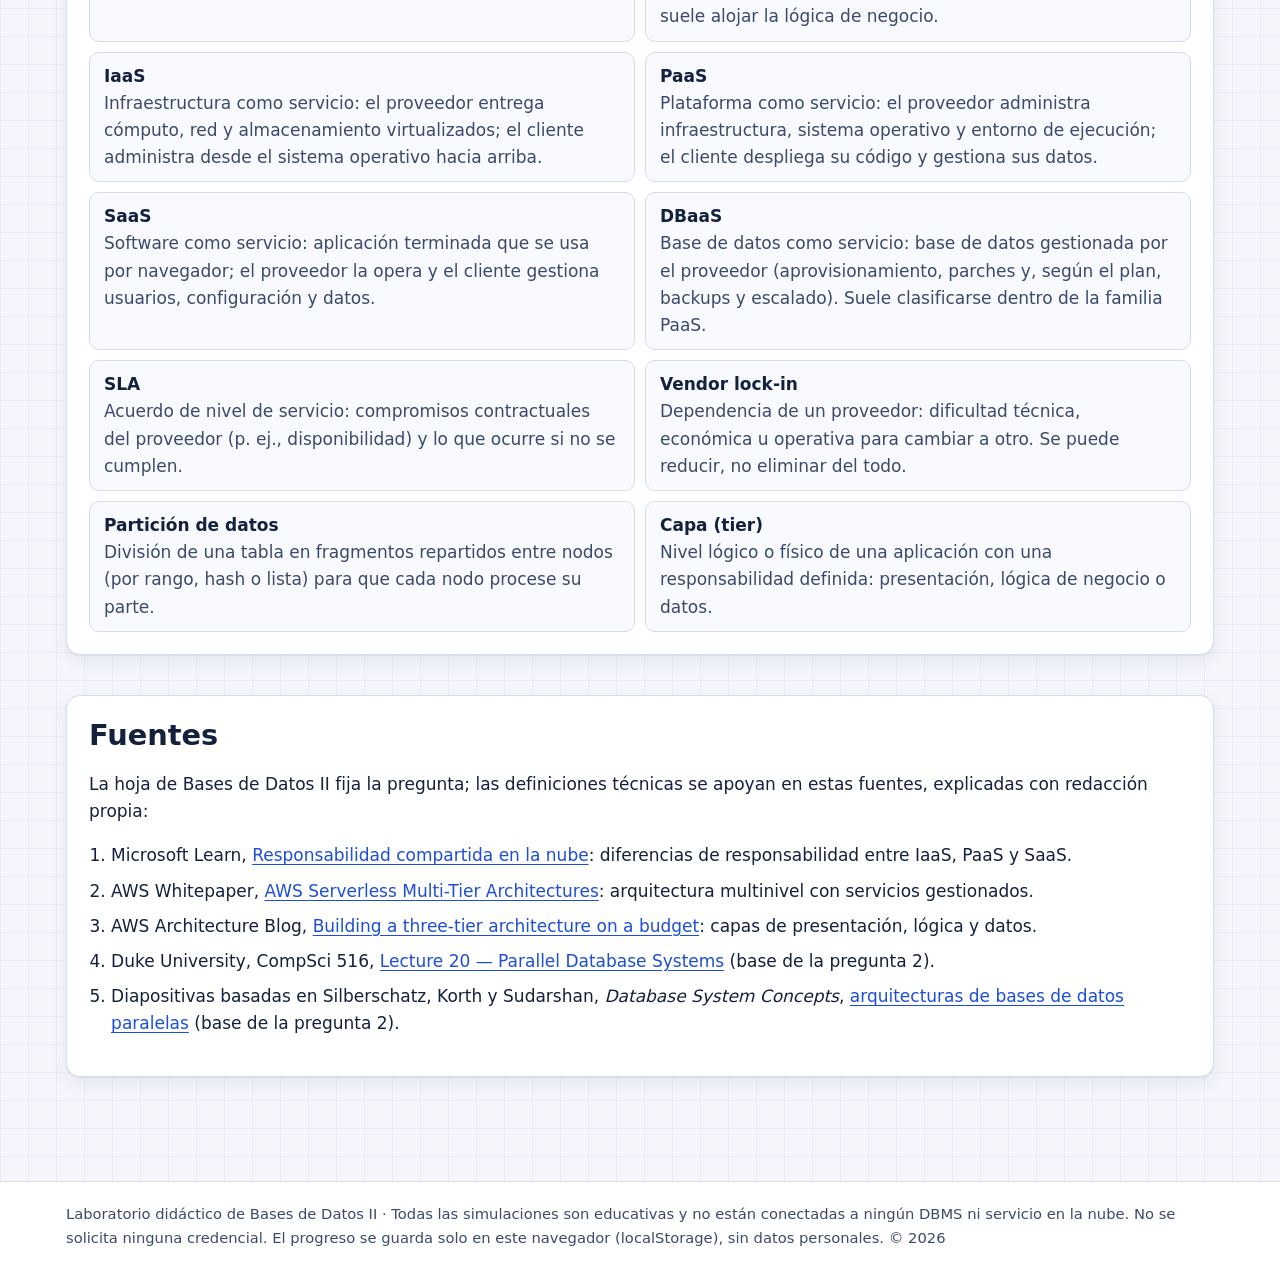
<file: pregunta7.html>
<!DOCTYPE html>
<html lang="es">
<head>
  <meta charset="utf-8">
  <meta name="viewport" content="width=device-width, initial-scale=1">
  <title>Pregunta 7 · DBaaS frente a IaaS, PaaS y SaaS — Laboratorio Arquitecturas BD vs. SI</title>
  <meta name="description" content="Laboratorio interactivo: la frontera técnica entre DBaaS e IaaS, PaaS y SaaS, la responsabilidad compartida y el vendor lock-in.">
  <link rel="icon" href="assets/favicon.svg" type="image/svg+xml">
  <link rel="stylesheet" href="css/styles.css">
  <script src="js/logic.js" defer></script>
  <script src="js/common.js" defer></script>
  <script src="js/pregunta7.js" defer></script>
</head>
<body data-nivel="universitario">

<svg xmlns="http://www.w3.org/2000/svg" style="display:none" aria-hidden="true">
  <symbol id="i-logo" viewBox="0 0 32 32"><rect x="3" y="4" width="26" height="8" rx="2" fill="#3b82f6"/><rect x="3" y="14" width="26" height="6" rx="2" fill="#a78bfa"/><rect x="3" y="22" width="26" height="6" rx="2" fill="#fbbf24"/><circle cx="8" cy="8" r="1.6" fill="#fff"/><circle cx="8" cy="17" r="1.4" fill="#fff"/><circle cx="8" cy="25" r="1.4" fill="#fff"/></symbol>
  <symbol id="i-reloj" viewBox="0 0 24 24"><circle cx="12" cy="13" r="8" fill="none" stroke="currentColor" stroke-width="2"/><path d="M12 9v4l3 2M9 2h6" stroke="currentColor" stroke-width="2" stroke-linecap="round"/></symbol>
  <symbol id="i-nube" viewBox="0 0 64 40"><path d="M18 36h30a12 12 0 0 0 1-24A16 16 0 0 0 19 10 13 13 0 0 0 18 36z" fill="#e0e9ff" stroke="#1d4ed8" stroke-width="3"/></symbol>
</svg>

<a class="saltar" href="#contenido">Saltar al contenido</a>

<header class="barra">
  <div class="barra-in">
    <a class="marca" href="index.html"><svg aria-hidden="true"><use href="#i-logo"/></svg>Lab · Arquitecturas BD vs. SI</a>
    <nav aria-label="Páginas del laboratorio">
      <ul>
        <li><a href="index.html">Pregunta 2</a></li>
        <li><a href="pregunta7.html" aria-current="page">Pregunta 7</a></li>
        <li><a class="nav-examen" href="#respuesta">Respuesta de examen</a></li>
      </ul>
    </nav>
    <div class="barra-herr">
      <div class="nivel" role="group" aria-label="Nivel de explicación">
        <button type="button" data-set-nivel="sencillo" aria-pressed="false">Explicación sencilla</button>
        <button type="button" data-set-nivel="universitario" aria-pressed="true">Nivel universitario</button>
      </div>
      <div class="progreso">
        <label for="progreso-barra">Progreso</label>
        <progress id="progreso-barra" max="8" value="0">0 de 8</progress>
        <span id="progreso-texto" aria-hidden="true">0/8</span>
        <button type="button" class="btn-mini" id="reiniciar-progreso">Reiniciar</button>
      </div>
    </div>
  </div>
</header>

<div id="anuncios" class="sr-only" aria-live="polite"></div>

<main id="contenido">

  <section class="hero" aria-labelledby="titulo">
    <div>
      <span class="eyebrow">Bases de Datos II · Pregunta 7</span>
      <h1 id="titulo">DBaaS: una base de datos gestionada, no una cuarta capa universal</h1>
      <blockquote class="enunciado">
        <p>«El modelo de Base de Datos como Servicio (Database as a Service, DBaaS) entrega entornos virtualizados con elasticidad bajo demanda, backups automáticos y abstracción de hardware. Analice la frontera técnica que separa a una arquitectura DBaaS respecto de las capas de infraestructura (IaaS), plataforma (PaaS) y software (SaaS) en el ciclo de vida de un sistema de información, destacando las ventajas e inconvenientes en términos de vendor lock-in y control del sistema.»</p>
        <cite>Hoja «Bases de Datos II — Arquitecturas BD vs. Arquitecturas SI» (16/11/2026), pregunta 7.</cite>
      </blockquote>
      <p class="solo-uni"><strong>Tesis:</strong> <button type="button" class="termino" data-termino="iaas">IaaS</button>, <button type="button" class="termino" data-termino="paas">PaaS</button> y <button type="button" class="termino" data-termino="saas">SaaS</button> son modelos amplios de servicio que difieren en cuánto administra el proveedor y cuánto el cliente. <button type="button" class="termino" data-termino="dbaas">DBaaS</button> es una <strong>oferta especializada de base de datos gestionada</strong>, que suele clasificarse como servicio administrado dentro del ámbito PaaS; su nombre comercial y sus responsabilidades concretas varían según el proveedor y el plan.</p>
      <p class="solo-sencillo"><strong>En pocas palabras:</strong> en la nube puedes alquilar máquinas (IaaS), un lugar donde correr tu programa (PaaS) o un programa ya hecho (SaaS). DBaaS es alquilar una base de datos que otro mantiene funcionando. Pero tus tablas, tus consultas y la protección de tus datos siguen siendo tu responsabilidad.</p>
    </div>
    <aside class="idea-clave" aria-labelledby="idea-clave-t">
      <h2 id="idea-clave-t"><svg class="reloj" aria-hidden="true"><use href="#i-reloj"/></svg>Idea clave en 20 segundos</h2>
      <p><strong>DBaaS</strong> = base de datos gestionada, normalmente dentro de la familia PaaS.</p>
      <p>El proveedor opera el motor; tú sigues a cargo del esquema, los accesos y los datos.</p>
      <p>Ganas rapidez y menos carga operativa; pierdes control y te expones al <button type="button" class="termino" data-termino="lock-in">vendor lock-in</button>.</p>
    </aside>
  </section>

  <!-- ===== Conceptos ===== -->
  <section class="seccion" aria-labelledby="modelos-t">
    <h2 id="modelos-t">Cuatro ofertas, una pregunta: ¿quién administra qué?</h2>
    <div class="rejilla-2">
      <article class="tarjeta">
        <h3>IaaS · infraestructura</h3>
        <p>El proveedor administra centro de datos, hardware y virtualización. El cliente configura y administra el sistema operativo, instala el motor de BD, aplica sus parches, diseña el esquema y se encarga de aplicaciones, políticas y respaldos (salvo que contrate servicios adicionales).</p>
        <p><em>Ejemplo:</em> una máquina virtual donde el equipo instala PostgreSQL por su cuenta.</p>
      </article>
      <article class="tarjeta">
        <h3>PaaS · plataforma</h3>
        <p>El proveedor administra infraestructura, sistema operativo y entorno de ejecución. El cliente desarrolla y despliega su aplicación y gestiona código, datos y configuraciones.</p>
        <p><em>Ejemplo:</em> una plataforma administrada donde se despliega la API de facturación y stock. Una plataforma para ejecutar código no es lo mismo que una base de datos gestionada.</p>
      </article>
      <article class="tarjeta">
        <h3>DBaaS · base de datos gestionada</h3>
        <p>El proveedor gestiona el aprovisionamiento y la operación del motor según el contrato (parches, backups automáticos, disponibilidad, opciones de escalado). El cliente sigue a cargo del <strong>modelo de datos, las consultas, los permisos de acceso, la clasificación de los datos, la configuración de seguridad, los costos y la recuperación que necesita</strong>.</p>
        <p class="solo-uni"><em>Matiz:</em> no todos los DBaaS ofrecen escalado automático, backups ilimitados, alta disponibilidad o migración sin costo; depende del plan.</p>
      </article>
      <article class="tarjeta">
        <h3>SaaS · software</h3>
        <p>Una aplicación terminada para usuarios. El proveedor opera la aplicación y su infraestructura; el cliente administra el uso, los usuarios, sus datos, la configuración y las obligaciones que le correspondan.</p>
        <p><em>Ejemplo:</em> un CRM web ya construido. Quien lo usa no necesita escribir SQL.</p>
      </article>
    </div>
  </section>

  <!-- ===== LAB 01 · Matriz ===== -->
  <section class="seccion tarjeta" id="matriz" aria-labelledby="matriz-t">
    <div class="lab-cabecera">
      <span class="etiqueta-lab">LAB 01</span>
      <h2 id="matriz-t">Matriz de responsabilidades</h2>
      <span class="chip-actividad" data-actividad-chip="p7-matriz">○ Pendiente</span>
    </div>
    <p>Mueve el control o elige un modelo. La pila muestra quién administra cada capa. Recorre IaaS, PaaS, DBaaS y SaaS para completar la actividad.</p>

    <label for="rango-servicio"><strong>Modelo de servicio:</strong> <span id="rango-valor">IaaS</span></label>
    <input type="range" id="rango-servicio" class="rango-servicio" min="0" max="4" step="1" value="1" aria-describedby="rango-ayuda">
    <div class="marcas-rango" aria-hidden="true"><span>Local</span><span>IaaS</span><span>PaaS</span><span>DBaaS</span><span>SaaS</span></div>
    <p class="sr-only" id="rango-ayuda">Usa las flechas izquierda y derecha para cambiar de modelo.</p>

    <div class="segmentado" role="group" aria-label="Elegir modelo de servicio" id="botones-servicio" style="margin-top:12px">
      <button type="button" data-servicio="0" aria-pressed="false">Local (referencia)</button>
      <button type="button" data-servicio="1" aria-pressed="true">IaaS</button>
      <button type="button" data-servicio="2" aria-pressed="false">PaaS</button>
      <button type="button" data-servicio="3" aria-pressed="false">DBaaS</button>
      <button type="button" data-servicio="4" aria-pressed="false">SaaS</button>
    </div>

    <div class="leyenda" aria-label="Leyenda">
      <span class="resp resp-P">■ Proveedor</span>
      <span class="resp resp-C">▲ Cliente</span>
      <span class="resp resp-S">◆ Compartida</span>
      <span class="resp resp-D">? Depende del contrato</span>
    </div>

    <div class="info-modelo nota" id="info-modelo" aria-live="polite"></div>
    <ol class="pila" id="pila" aria-label="Pila de responsabilidades del modelo elegido"></ol>
    <p class="marcador" id="matriz-avance" role="status"></p>
    <p class="advertencia"><strong>Advertencia de simplificación:</strong> esta matriz resume un patrón general. Las responsabilidades exactas dependen del proveedor, del servicio concreto y del contrato. DBaaS aparece como columna aparte solo para estudiarlo: no es un nivel taxonómico obligatorio al mismo nivel que IaaS, PaaS y SaaS.</p>

    <details>
      <summary><strong>Ver comparación completa en tabla</strong></summary>
      <div class="tabla-scroll" style="margin-top:10px">
        <table id="tabla-resp">
          <caption>Quién administra cada capa en cada modelo (patrón general)</caption>
        </table>
      </div>
    </details>
  </section>

  <!-- ===== LAB 02 · Decisiones ===== -->
  <section class="seccion tarjeta" id="decision" aria-labelledby="decision-t">
    <div class="lab-cabecera">
      <span class="etiqueta-lab">LAB 02</span>
      <h2 id="decision-t">Constructor de decisiones en la nube</h2>
      <span class="aviso-sim">⚠ Simulación educativa</span>
      <span class="chip-actividad" data-actividad-chip="p7-decision">○ Pendiente</span>
    </div>
    <p><strong>Escenario:</strong> una comercializadora necesita un pequeño sistema de facturación y control de inventarios. Marca las prioridades del equipo y pide una recomendación. La heurística es didáctica: muestra el razonamiento, no una regla universal.</p>
    <form id="form-decision">
      <fieldset style="border:0;padding:0;margin:0">
        <legend class="sr-only">Prioridades del proyecto</legend>
        <div class="prioridades">
          <label class="prioridad"><input type="checkbox" name="prioridad" value="control"><span><strong>Control total</strong><small>Elegir sistema operativo, versión y configuración fina del motor.</small></span></label>
          <label class="prioridad"><input type="checkbox" name="prioridad" value="equipo"><span><strong>Equipo pequeño</strong><small>No hay administrador de bases de datos a tiempo completo.</small></span></label>
          <label class="prioridad"><input type="checkbox" name="prioridad" value="appLista"><span><strong>Necesidad de una aplicación lista</strong><small>Se prefiere usar un sistema de facturación ya construido.</small></span></label>
          <label class="prioridad"><input type="checkbox" name="prioridad" value="evitarDependencia"><span><strong>Evitar dependencia</strong><small>Poder cambiar de proveedor sin rehacer el sistema.</small></span></label>
        </div>
      </fieldset>
      <div class="acciones">
        <button type="submit" class="btn btn-primario">Recomendar</button>
        <button type="reset" class="btn">Limpiar</button>
      </div>
    </form>
    <div id="recomendacion" aria-live="polite"></div>
  </section>

  <!-- ===== Ventajas y desventajas ===== -->
  <section class="seccion" aria-labelledby="balance-t">
    <h2 id="balance-t">Balance de DBaaS: control frente a comodidad</h2>
    <div class="rejilla-2">
      <article class="tarjeta">
        <h3>Ventajas</h3>
        <ul>
          <li>Puesta en marcha rápida.</li>
          <li>Menor carga operativa (instalación, parches del motor).</li>
          <li>Copias de seguridad y monitorización administradas, cuando el plan las incluye.</li>
          <li>Elasticidad según el servicio contratado.</li>
          <li>Disponibilidad y mantenimiento gestionados.</li>
        </ul>
      </article>
      <article class="tarjeta">
        <h3>Inconvenientes</h3>
        <ul>
          <li>Costo recurrente y por consumo.</li>
          <li>Restricciones de configuración y de extensiones.</li>
          <li>Dependencia de APIs propietarias y herramientas del proveedor.</li>
          <li>Límites regionales y latencia.</li>
          <li>Costos de salida y transferencia de datos.</li>
          <li>Dependencia contractual y del <button type="button" class="termino" data-termino="sla">SLA</button>.</li>
        </ul>
      </article>
    </div>
    <p class="nota"><strong>Vendor lock-in:</strong> dificultad técnica, económica u operativa para cambiar de proveedor. Se reduce con SQL estándar, formatos abiertos, migraciones documentadas, backups exportables, pruebas de restauración, una capa de abstracción de acceso y evitando servicios exclusivos cuando no hacen falta. <strong>No se elimina por completo.</strong></p>
  </section>

  <!-- ===== LAB 03 · Lock-in ===== -->
  <section class="seccion tarjeta" id="lockin" aria-labelledby="lockin-t">
    <div class="lab-cabecera">
      <span class="etiqueta-lab">LAB 03</span>
      <h2 id="lockin-t">Minijuego: desactiva el vendor lock-in</h2>
      <span class="chip-actividad" data-actividad-chip="p7-lockin">○ Pendiente</span>
    </div>
    <p>1) Pulsa un <strong>riesgo</strong>. 2) Pulsa la <strong>mitigación</strong> que lo reduce. Algunas mitigaciones sirven para más de un riesgo.</p>
    <p class="marcador" id="lockin-marcador" role="status">Riesgos mitigados: 0 de 4</p>
    <div class="lockin">
      <div>
        <h3>Riesgos</h3>
        <div class="lista-fichas" id="lista-riesgos"></div>
      </div>
      <div>
        <h3>Mitigaciones</h3>
        <div class="lista-fichas" id="lista-mitigaciones"></div>
      </div>
    </div>
    <div class="feedback-caja" id="lockin-feedback" aria-live="polite">Elige primero un riesgo.</div>
    <div class="acciones"><button type="button" class="btn" id="lockin-reintentar">↺ Reintentar</button></div>
  </section>

  <!-- ===== Caso puente ===== -->
  <section class="seccion caso" id="caso" aria-labelledby="caso-t">
    <h2 id="caso-t">Caso que conecta las dos preguntas: el sistema comercial de la empresa</h2>
    <div class="cadena" aria-label="Cadena de componentes del sistema comercial">
      <span class="pieza">Terminal del vendedor</span><span class="sep" aria-hidden="true">→</span>
      <span class="pieza">API de facturación e inventarios</span><span class="sep" aria-hidden="true">→</span>
      <span class="pieza">Base de datos</span>
    </div>
    <p>En la <a href="index.html#caso">pregunta 2</a> vimos que es un sistema de 3 capas y que su DBMS podría ser shared-nothing por dentro. Ahora, la tercera mirada: <strong>¿quién opera ese DBMS?</strong></p>
    <button type="button" class="btn btn-primario" id="caso-revelar" aria-expanded="false" aria-controls="caso-revelacion">Ver cómo se contrata el DBMS</button>
    <div class="revelacion" id="caso-revelacion" hidden>
      <p>Ese DBMS podría estar contratado como <strong>DBaaS</strong>: el proveedor aplica parches y, según el plan, gestiona backups y réplicas. La comercializadora sigue diseñando las tablas de facturas, clientes y bodegas, decidiendo quién puede ver los datos de ventas y probando que sabe restaurar una copia.</p>
      <p>Tres niveles, tres preguntas: <em>arquitectura del SI</em> (3 capas), <em>arquitectura interna del motor</em> (por ejemplo, shared-nothing) y <em>modelo de servicio</em> (DBaaS). Ninguna respuesta invalida a las otras.</p>
    </div>
  </section>

  <!-- ===== LAB 04 · Quiz ===== -->
  <section class="seccion tarjeta" id="reto" aria-labelledby="reto-t">
    <div class="lab-cabecera">
      <span class="etiqueta-lab">LAB 04</span>
      <h2 id="reto-t">Quiz final</h2>
      <span class="chip-actividad" data-actividad-chip="p7-quiz">○ Pendiente</span>
    </div>
    <p>Cuatro preguntas. Responde todas y pulsa «Comprobar respuestas».</p>
    <div id="quiz-p7"></div>
  </section>

  <!-- ===== Respuesta de examen ===== -->
  <section class="seccion respuesta" id="respuesta" aria-labelledby="respuesta-t">
    <h2 id="respuesta-t">Respuesta de examen</h2>
    <details open>
      <summary>Respuesta completa para examen</summary>
      <div id="resp-completa" class="texto-examen">
        <p>DBaaS es un servicio administrado especializado en bases de datos: el proveedor se encarga de gran parte del aprovisionamiento y operación del motor, mientras el cliente sigue diseñando el esquema, administrando accesos, realizando consultas y protegiendo sus datos. Se diferencia de IaaS porque, en una máquina virtual, el cliente normalmente instala y mantiene el DBMS; de PaaS porque este término abarca plataformas gestionadas para ejecutar aplicaciones, mientras DBaaS se concentra en el servicio de datos; y de SaaS porque SaaS entrega una aplicación completa lista para usar. DBaaS suele ubicarse dentro de los servicios gestionados de tipo PaaS, no como una capa universal adicional. Su principal ventaja es reducir tareas operativas y acelerar el despliegue, con capacidades de backup, escalado y disponibilidad que dependen del plan contratado. A cambio, disminuye el control sobre el sistema subyacente y puede aumentar el vendor lock-in por funciones propietarias, costos de salida y dificultad de migración. Conviene evaluar la responsabilidad compartida y mitigar la dependencia con estándares abiertos, respaldos exportables y planes de migración. En el contexto comercial, contratar el DBMS de facturación como DBaaS reduce la carga del equipo de TI, pero la comercializadora sigue respondiendo por el esquema de facturas y clientes, los permisos sobre datos de ventas y la recuperación de sus asientos; por eso conviene negociar exportaciones en formato abierto y ensayar la restauración.</p>
      </div>
      <div class="acciones"><button type="button" class="btn btn-primario" data-copiar="resp-completa">⧉ Copiar respuesta</button></div>
      <p class="estado-copia" id="resp-completa-estado" role="status" aria-live="polite"></p>
    </details>
    <details>
      <summary>Resumen oral de 45 segundos</summary>
      <div id="resp-oral" class="texto-examen">
        <p>IaaS, PaaS y SaaS se diferencian por cuánto administra el proveedor. En IaaS recibo máquinas virtuales e instalo yo el motor; en PaaS la plataforma ejecuta mi código; en SaaS uso una aplicación terminada. DBaaS es una base de datos gestionada, normalmente dentro de PaaS, no una cuarta capa: el proveedor opera el motor y, según el plan, backups y escalado; yo respondo por esquema, consultas, permisos y protección de datos. Gano rapidez y menos carga operativa, pero pierdo control y arriesgo vendor lock-in, que mitigo con estándares abiertos y respaldos exportables. En mi comercializadora: el proveedor opera el motor de facturación; yo respondo por facturas y clientes.</p>
      </div>
      <p class="contador" id="resp-oral-contador"></p>
      <div class="acciones"><button type="button" class="btn btn-primario" data-copiar="resp-oral">⧉ Copiar resumen</button></div>
      <p class="estado-copia" id="resp-oral-estado" role="status" aria-live="polite"></p>
    </details>
  </section>

  <section class="seccion tarjeta glosario" id="glosario" aria-labelledby="glosario-t">
    <h2 id="glosario-t">Glosario</h2>
    <p>Los términos subrayados con puntos en la página abren su definición; aquí tienes la lista completa.</p>
    <dl id="glosario-lista"></dl>
  </section>

  <section class="seccion tarjeta fuentes" id="fuentes" aria-labelledby="fuentes-t">
    <h2 id="fuentes-t">Fuentes</h2>
    <p>La hoja de Bases de Datos II fija la pregunta; las definiciones técnicas se apoyan en estas fuentes, explicadas con redacción propia:</p>
    <ol>
      <li>Microsoft Learn, <a href="https://learn.microsoft.com/es-es/azure/security/fundamentals/shared-responsibility" rel="noopener">Responsabilidad compartida en la nube</a>: diferencias de responsabilidad entre IaaS, PaaS y SaaS.</li>
      <li>AWS Whitepaper, <a href="https://d1.awsstatic.com/whitepapers/AWS_Serverless_Multi-Tier_Architectures.pdf" rel="noopener">AWS Serverless Multi-Tier Architectures</a>: arquitectura multinivel con servicios gestionados.</li>
      <li>AWS Architecture Blog, <a href="https://aws.amazon.com/blogs/architecture/building-a-three-tier-architecture-on-a-budget/" rel="noopener">Building a three-tier architecture on a budget</a>: capas de presentación, lógica y datos.</li>
      <li>Duke University, CompSci 516, <a href="https://courses.cs.duke.edu/fall18/compsci516/Lectures/Lecture-20-Parallel-DB-notes.pdf" rel="noopener">Lecture 20 — Parallel Database Systems</a> (base de la pregunta 2).</li>
      <li>Diapositivas basadas en Silberschatz, Korth y Sudarshan, <em>Database System Concepts</em>, <a href="https://homepages.cwi.nl/~manegold/teaching/DBtech/slides/ch18-4.pdf" rel="noopener">arquitecturas de bases de datos paralelas</a> (base de la pregunta 2).</li>
    </ol>
  </section>
</main>

<footer>
  <div class="pie">
    <p>Laboratorio didáctico de Bases de Datos II · Todas las simulaciones son educativas y no están conectadas a ningún DBMS ni servicio en la nube. No se solicita ninguna credencial. El progreso se guarda solo en este navegador (localStorage), sin datos personales. © <span id="anio">2026</span></p>
  </div>
</footer>
</body>
</html>
</file>
<file: css/styles.css>
/* ==========================================================
   Laboratorio interactivo — Arquitecturas BD vs. SI
   Estética: plano técnico (blueprint) sobrio + tarjetas de laboratorio
   ========================================================== */

:root {
  --tinta: #14213d;
  --tinta-suave: #3b4a6b;
  --fondo: #f4f6fb;
  --papel: #ffffff;
  --linea: #d5dcea;
  --rejilla: rgba(43, 76, 140, 0.06);

  --azul: #1d4ed8;
  --azul-suave: #e0e9ff;
  --teal: #0f766e;
  --teal-suave: #d9f3ef;
  --ambar: #92400e;
  --ambar-suave: #fdf0d5;
  --violeta: #6d28d9;
  --violeta-suave: #ede4ff;
  --rojo: #b91c1c;
  --rojo-suave: #fde6e6;
  --verde: #15803d;
  --verde-suave: #dcf5e3;

  --radio: 14px;
  --sombra: 0 1px 2px rgba(20, 33, 61, 0.06), 0 6px 18px rgba(20, 33, 61, 0.07);
  --sombra-alta: 0 2px 4px rgba(20, 33, 61, 0.08), 0 14px 32px rgba(20, 33, 61, 0.12);
  --foco: 0 0 0 3px #ffffff, 0 0 0 6px #1d4ed8;

  --fuente: "Segoe UI", system-ui, -apple-system, "Helvetica Neue", Arial, sans-serif;
  --fuente-titulo: "Trebuchet MS", "Segoe UI", system-ui, sans-serif;
  --mono: ui-monospace, "Cascadia Code", "Fira Code", Consolas, "Liberation Mono", monospace;
}

*, *::before, *::after { box-sizing: border-box; }

html { scroll-behavior: smooth; scroll-padding-top: 130px; }

body {
  margin: 0;
  font-family: var(--fuente);
  font-size: 1.0625rem; /* 17 px */
  line-height: 1.6;
  color: var(--tinta);
  background-color: var(--fondo);
  background-image:
    linear-gradient(var(--rejilla) 1px, transparent 1px),
    linear-gradient(90deg, var(--rejilla) 1px, transparent 1px);
  background-size: 28px 28px;
}

h1, h2, h3, h4 { font-family: var(--fuente-titulo); line-height: 1.25; margin: 0 0 0.6em; }
h1 { font-size: clamp(1.75rem, 4.5vw, 2.6rem); letter-spacing: -0.01em; }
h2 { font-size: clamp(1.35rem, 3vw, 1.8rem); }
h3 { font-size: 1.2rem; }
p { margin: 0 0 1em; }
a { color: var(--azul); text-underline-offset: 3px; }
a:hover { text-decoration-thickness: 2px; }
code, .mono { font-family: var(--mono); font-size: 0.92em; }

:focus-visible { outline: none; box-shadow: var(--foco); border-radius: 6px; }

.sr-only, .fuera-de-pantalla {
  position: absolute !important; width: 1px; height: 1px; padding: 0; margin: -1px;
  overflow: hidden; clip: rect(0 0 0 0); white-space: nowrap; border: 0;
}

.saltar {
  position: absolute; left: 12px; top: -60px; z-index: 100;
  background: var(--tinta); color: #fff; padding: 10px 16px; border-radius: 8px;
}
.saltar:focus { top: 12px; }

/* ---------- Barra superior ---------- */
.barra {
  position: sticky; top: 0; z-index: 50;
  background: #0f1a33; color: #eef2ff;
  border-bottom: 3px solid #3b82f6;
  box-shadow: 0 4px 14px rgba(0, 0, 0, 0.18);
}
.barra-in {
  max-width: 1180px; margin: 0 auto; padding: 8px 16px;
  display: flex; flex-wrap: wrap; align-items: center; gap: 8px 18px;
}
.marca {
  display: inline-flex; align-items: center; gap: 8px;
  color: #fff; text-decoration: none; font-weight: 700; font-family: var(--fuente-titulo);
}
.marca svg { width: 28px; height: 28px; }
.barra nav ul { list-style: none; display: flex; flex-wrap: wrap; gap: 4px; margin: 0; padding: 0; }
.barra nav a {
  display: inline-block; padding: 6px 12px; border-radius: 999px;
  color: #dbe4ff; text-decoration: none; font-weight: 600; font-size: 0.95rem;
}
.barra nav a:hover { background: rgba(255, 255, 255, 0.1); }
.barra nav a[aria-current="page"] { background: #3b82f6; color: #fff; }
.barra nav a.nav-examen { border: 1px dashed #93b4ff; }
.barra-herr { display: flex; flex-wrap: wrap; align-items: center; gap: 10px 16px; margin-left: auto; }
.barra :focus-visible { box-shadow: 0 0 0 3px #0f1a33, 0 0 0 6px #fde047; }

.nivel { display: inline-flex; border: 1px solid #4b5f8f; border-radius: 999px; overflow: hidden; }
.nivel button {
  font: inherit; font-size: 0.85rem; font-weight: 600; border: 0; cursor: pointer;
  background: transparent; color: #dbe4ff; padding: 5px 11px;
}
.nivel button[aria-pressed="true"] { background: #fde047; color: #1f2937; }

.progreso { display: inline-flex; align-items: center; gap: 8px; font-size: 0.85rem; }
.progreso progress { width: 90px; height: 10px; accent-color: #4ade80; }
.btn-mini {
  font: inherit; font-size: 0.8rem; cursor: pointer; border-radius: 999px;
  border: 1px solid #6b7fae; background: transparent; color: #dbe4ff; padding: 3px 10px;
}
.btn-mini:hover { background: rgba(255, 255, 255, 0.1); }

/* ---------- Estructura ---------- */
main { max-width: 1180px; margin: 0 auto; padding: 24px 16px 64px; }
.seccion { margin: 40px 0; }

.hero {
  display: grid; gap: 24px; grid-template-columns: 1fr;
  padding: 28px; border-radius: 22px;
  background: linear-gradient(135deg, #ffffff 0%, #eef3ff 100%);
  border: 1px solid var(--linea); box-shadow: var(--sombra);
}
@media (min-width: 900px) { .hero { grid-template-columns: 1.35fr 1fr; align-items: center; } }
.eyebrow {
  display: inline-block; font-size: 0.8rem; font-weight: 700; letter-spacing: 0.08em; text-transform: uppercase;
  color: var(--azul); background: var(--azul-suave); padding: 3px 10px; border-radius: 999px; margin-bottom: 10px;
}
.enunciado {
  border-left: 4px solid var(--azul); background: var(--papel); padding: 12px 16px; border-radius: 0 10px 10px 0;
  color: var(--tinta-suave); font-style: italic;
}
.enunciado cite { display: block; font-style: normal; font-size: 0.85rem; margin-top: 6px; color: var(--tinta-suave); }

.idea-clave {
  background: #0f1a33; color: #f1f5ff; border-radius: 18px; padding: 22px; position: relative; overflow: hidden;
}
.idea-clave h2 { font-size: 1.1rem; color: #fde047; display: flex; align-items: center; gap: 8px; }
.idea-clave p { margin: 0 0 0.6em; }
.idea-clave .reloj { width: 22px; height: 22px; }
.idea-clave::after {
  content: ""; position: absolute; right: -40px; bottom: -40px; width: 140px; height: 140px; border-radius: 50%;
  border: 18px solid rgba(59, 130, 246, 0.25);
}

.tarjeta {
  background: var(--papel); border: 1px solid var(--linea); border-radius: var(--radio);
  box-shadow: var(--sombra); padding: 22px;
}
.lab-cabecera { display: flex; flex-wrap: wrap; align-items: center; gap: 8px 12px; margin-bottom: 12px; }
.lab-cabecera h2 { margin: 0; }
.etiqueta-lab {
  font-family: var(--mono); font-size: 0.78rem; font-weight: 700; letter-spacing: 0.06em;
  background: var(--tinta); color: #fff; padding: 3px 8px; border-radius: 6px;
}
.chip-actividad {
  font-size: 0.8rem; font-weight: 600; padding: 2px 10px; border-radius: 999px;
  background: #eef1f7; color: var(--tinta-suave); border: 1px solid var(--linea);
}
.chip-actividad.hecho { background: var(--verde-suave); color: #14532d; border-color: #86efac; }
.aviso-sim {
  display: inline-flex; align-items: center; gap: 6px; font-size: 0.82rem; font-weight: 700;
  color: var(--ambar); background: var(--ambar-suave); border: 1px solid #f5c97a;
  padding: 3px 10px; border-radius: 999px;
}

.rejilla-2 { display: grid; gap: 18px; grid-template-columns: 1fr; }
@media (min-width: 860px) { .rejilla-2 { grid-template-columns: 1fr 1fr; } }
.rejilla-3 { display: grid; gap: 16px; grid-template-columns: 1fr; }
@media (min-width: 760px) { .rejilla-3 { grid-template-columns: repeat(3, 1fr); } }

/* ---------- Botones ---------- */
.btn {
  font: inherit; font-weight: 600; font-size: 0.98rem; cursor: pointer;
  display: inline-flex; align-items: center; gap: 6px;
  padding: 9px 16px; border-radius: 10px; border: 1px solid #9fb0d3;
  background: #fff; color: var(--tinta); min-height: 44px;
  transition: transform 0.15s ease, box-shadow 0.15s ease, background 0.15s ease;
}
.btn:hover { background: #f2f5fc; transform: translateY(-1px); }
.btn:active { transform: translateY(0); }
.btn[disabled] { opacity: 0.55; cursor: not-allowed; transform: none; }
.btn-primario { background: var(--azul); color: #fff; border-color: var(--azul); }
.btn-primario:hover { background: #1e40af; }
.acciones { display: flex; flex-wrap: wrap; gap: 10px; margin: 14px 0; }

.segmentado { display: inline-flex; flex-wrap: wrap; gap: 6px; padding: 4px; background: #eef1f7; border-radius: 12px; border: 1px solid var(--linea); }
.segmentado button {
  font: inherit; font-weight: 600; cursor: pointer; border: 0; border-radius: 9px;
  padding: 8px 14px; background: transparent; color: var(--tinta-suave); min-height: 40px;
}
.segmentado button[aria-pressed="true"], .segmentado button[aria-selected="true"] {
  background: #fff; color: var(--azul); box-shadow: 0 1px 3px rgba(0, 0, 0, 0.12);
  outline: 2px solid var(--azul); outline-offset: -2px;
}

/* ---------- Nivel de explicación ---------- */
body[data-nivel="sencillo"] .solo-uni { display: none !important; }
body[data-nivel="universitario"] .solo-sencillo { display: none !important; }
.solo-sencillo { border-left: 4px solid #facc15; padding-left: 12px; }
.solo-uni { }
.marca-nivel { font-size: 0.75rem; font-weight: 700; text-transform: uppercase; letter-spacing: 0.06em; color: var(--tinta-suave); display: block; }

/* ---------- Términos del glosario ---------- */
.termino {
  font: inherit; color: inherit; background: none; border: 0; padding: 0; cursor: help;
  border-bottom: 2px dotted var(--azul); font-weight: 600;
}
.termino:hover { color: var(--azul); }
.glosario-pop {
  position: absolute; z-index: 80; background: #0f1a33; color: #f1f5ff;
  border-radius: 12px; padding: 12px 14px; box-shadow: var(--sombra-alta); font-size: 0.95rem;
}
.glosario-pop .pop-titulo { font-weight: 700; color: #fde047; margin: 0 0 4px; }
.glosario-pop .pop-texto { margin: 0 0 8px; }
.pop-cerrar { font: inherit; font-size: 0.85rem; background: transparent; color: #dbe4ff; border: 1px solid #6b7fae; border-radius: 8px; padding: 2px 10px; cursor: pointer; }
.glosario dl { display: grid; gap: 10px; grid-template-columns: 1fr; margin: 0; }
@media (min-width: 760px) { .glosario dl { grid-template-columns: 1fr 1fr; } }
.glosario-item { background: #f8faff; border: 1px solid var(--linea); border-radius: 10px; padding: 10px 14px; }
.glosario dt { font-weight: 700; }
.glosario dd { margin: 0; color: var(--tinta-suave); }

/* ---------- Simulador cliente-servidor ---------- */
.topologia {
  display: flex; flex-wrap: wrap; align-items: stretch; justify-content: center; gap: 0;
  padding: 18px 8px; margin: 16px 0; border-radius: 14px; background: #f8faff; border: 1px dashed #b7c4e0;
}
.comp {
  flex: 1 1 140px; max-width: 220px; min-width: 120px; text-align: center;
  background: #fff; border: 2px solid var(--linea); border-radius: 14px; padding: 12px 8px;
  transition: border-color 0.25s, box-shadow 0.25s, transform 0.25s;
}
.comp svg { width: 56px; height: 56px; display: block; margin: 0 auto 6px; }
.comp .comp-nombre { font-weight: 700; display: block; }
.comp .comp-rol { font-size: 0.85rem; color: var(--tinta-suave); display: block; }
.comp.activo { border-color: var(--azul); box-shadow: 0 0 0 4px rgba(29, 78, 216, 0.15); transform: translateY(-3px); }
.comp.activo::after { content: "● procesando"; display: block; font-size: 0.78rem; font-weight: 700; color: var(--azul); margin-top: 4px; }
.enlace {
  flex: 0 1 90px; min-width: 56px; display: flex; flex-direction: column; justify-content: center; align-items: center;
  position: relative; color: #94a3b8; font-size: 0.75rem; font-weight: 700; text-align: center;
}
.enlace .via { width: 100%; height: 4px; background: repeating-linear-gradient(90deg, #cbd5e1 0 8px, transparent 8px 14px); border-radius: 4px; position: relative; overflow: visible; }
.enlace .flecha { font-size: 1.3rem; line-height: 1; }
.enlace.ida, .enlace.vuelta { color: var(--azul); }
.enlace.ida .via, .enlace.vuelta .via { background: repeating-linear-gradient(90deg, var(--azul) 0 8px, transparent 8px 14px); background-size: 28px 4px; animation: flujo 0.6s linear infinite; }
.enlace.vuelta .via { animation-direction: reverse; background-image: repeating-linear-gradient(90deg, var(--teal) 0 8px, transparent 8px 14px); }
.enlace.vuelta { color: var(--teal); }
.enlace .paquete {
  position: absolute; top: 50%; width: 14px; height: 14px; margin-top: -7px; border-radius: 50%;
  background: var(--azul); left: 0; opacity: 0;
}
.enlace.ida .paquete { opacity: 1; animation: viaje 1.1s ease-in-out infinite; }
.enlace.vuelta .paquete { opacity: 1; background: var(--teal); animation: viaje-inv 1.1s ease-in-out infinite; }
@keyframes flujo { to { background-position: 28px 0; } }
@keyframes viaje { from { left: 0; } to { left: calc(100% - 14px); } }
@keyframes viaje-inv { from { left: calc(100% - 14px); } to { left: 0; } }
@media (max-width: 620px) {
  .topologia { flex-direction: column; align-items: center; }
  .comp { max-width: 100%; width: 100%; }
  .enlace { flex-basis: 46px; width: 100%; }
  .enlace .via { width: 4px; height: 36px; background: repeating-linear-gradient(180deg, #cbd5e1 0 8px, transparent 8px 14px); }
  .enlace.ida .via, .enlace.vuelta .via { animation: none; background: var(--azul); }
  .enlace.vuelta .via { background: var(--teal); }
  .enlace .paquete { display: none; }
  .enlace .flecha { transform: rotate(90deg); }
}
.registro { list-style: none; padding: 0; margin: 0; counter-reset: paso; display: grid; gap: 8px; }
.registro li {
  counter-increment: paso; display: grid; grid-template-columns: 34px 1fr; gap: 10px; align-items: start;
  background: #fff; border: 1px solid var(--linea); border-radius: 10px; padding: 10px 12px;
  animation: aparecer 0.35s ease both;
}
.registro li::before {
  content: counter(paso); display: grid; place-items: center; width: 30px; height: 30px; border-radius: 50%;
  background: var(--azul-suave); color: var(--azul); font-weight: 800;
}
.registro .donde { font-weight: 700; display: block; }
.registro .sql { display: block; margin-top: 6px; background: #0f1a33; color: #c7f9e9; padding: 6px 10px; border-radius: 8px; font-family: var(--mono); font-size: 0.88rem; overflow-x: auto; white-space: pre; }
@keyframes aparecer { from { opacity: 0; transform: translateY(6px); } to { opacity: 1; transform: none; } }
.nota { font-size: 0.95rem; background: #f8faff; border: 1px solid var(--linea); border-left: 4px solid var(--violeta); border-radius: 0 10px 10px 0; padding: 10px 14px; color: var(--tinta-suave); }
.campo { display: grid; gap: 4px; margin: 8px 0; }
.campo label, .campo .rotulo { font-weight: 600; }
select, input[type="text"] {
  font: inherit; padding: 8px 10px; border-radius: 10px; border: 1px solid #9fb0d3; background: #fff; min-height: 44px; max-width: 100%;
}

/* ---------- Laboratorio DBMS paralelo ---------- */
[role="tablist"] { display: flex; flex-wrap: wrap; gap: 6px; }
.panel-arq { margin-top: 16px; }
.diagrama-arq { position: relative; padding: 16px; border-radius: 16px; background: #0f1a33; color: #e2e8f0; }
.diagrama-arq .titulo-diag { font-family: var(--mono); font-size: 0.8rem; color: #93c5fd; margin-bottom: 10px; display: block; }
.fila-nodos { display: grid; gap: 12px; grid-template-columns: repeat(3, 1fr); }
@media (max-width: 560px) { .fila-nodos { grid-template-columns: 1fr; } }
.nodo {
  border: 2px solid #334a7a; border-radius: 12px; padding: 10px; background: #13234a;
  display: grid; gap: 8px; transition: border-color 0.3s, box-shadow 0.3s;
}
.nodo-titulo { font-family: var(--mono); font-size: 0.8rem; color: #a5b4fc; }
.recurso {
  font: inherit; font-size: 0.92rem; font-weight: 600; cursor: pointer; text-align: left;
  display: flex; align-items: center; gap: 8px; width: 100%;
  padding: 8px 10px; border-radius: 10px; border: 1px solid #45608f; background: #1b2f5e; color: #f1f5ff;
  min-height: 44px; transition: background 0.2s, box-shadow 0.3s, transform 0.2s;
}
.recurso:hover { background: #24407a; }
.recurso svg { width: 22px; height: 22px; flex: none; }
.recurso.cpu { border-left: 5px solid #60a5fa; }
.recurso.ram { border-left: 5px solid #c084fc; }
.recurso.disco { border-left: 5px solid #fbbf24; }
.recurso.red { border-left: 5px solid #34d399; }
.recurso .badge-comp { margin-left: auto; font-size: 0.72rem; background: #fde047; color: #1f2937; border-radius: 999px; padding: 1px 8px; }
.recurso.seleccionado { box-shadow: 0 0 0 3px #fde047; }
.compartido { margin-top: 12px; display: grid; gap: 8px; }
.conector { text-align: center; font-family: var(--mono); font-size: 0.78rem; color: #94a3b8; margin: 8px 0; letter-spacing: 0.1em; }
.recurso.trabajando { animation: latido 0.9s ease-in-out infinite; background: #1e4f8f; }
.recurso.cuello { background: #7f1d1d; border-color: #fca5a5; animation: alerta 0.7s ease-in-out infinite; }
.recurso.cuello::after { content: "⚠ posible cuello de botella"; font-size: 0.75rem; margin-left: auto; color: #fecaca; }
@keyframes latido { 50% { transform: scale(1.02); } }
@keyframes alerta { 50% { box-shadow: 0 0 0 4px rgba(252, 165, 165, 0.45); } }
.explica-recurso { margin-top: 14px; min-height: 84px; }
.explica-recurso h4 { margin: 0 0 4px; }
.descripcion-textual { font-size: 0.95rem; }
.ficha-arq { display: grid; gap: 10px; grid-template-columns: 1fr; margin-top: 14px; }
@media (min-width: 760px) { .ficha-arq { grid-template-columns: repeat(3, 1fr); } }
.ficha-arq div { background: #f8faff; border: 1px solid var(--linea); border-radius: 10px; padding: 10px 12px; }
.ficha-arq strong { display: block; font-size: 0.85rem; text-transform: uppercase; letter-spacing: 0.05em; color: var(--tinta-suave); }

/* ---------- Juego de clasificación ---------- */
.zonas-leyenda { display: grid; gap: 10px; grid-template-columns: 1fr; margin-bottom: 14px; }
@media (min-width: 700px) { .zonas-leyenda { grid-template-columns: 1fr 1fr; } }
.zona { border-radius: 12px; padding: 10px 14px; font-weight: 600; }
.zona-si { background: var(--teal-suave); border: 2px solid var(--teal); color: #134e4a; }
.zona-dbms { background: var(--violeta-suave); border: 2px solid var(--violeta); color: #3b0764; }
.cartas { display: grid; gap: 12px; grid-template-columns: 1fr; }
@media (min-width: 640px) { .cartas { grid-template-columns: 1fr 1fr; } }
@media (min-width: 1000px) { .cartas { grid-template-columns: repeat(4, 1fr); } }
.carta { background: #fff; border: 2px solid var(--linea); border-radius: 14px; padding: 12px; display: grid; gap: 8px; align-content: start; }
.carta-nombre { font-weight: 800; font-size: 1.05rem; }
.carta .opciones-carta { display: grid; gap: 6px; }
.carta .opciones-carta button { font-size: 0.88rem; min-height: 40px; padding: 6px 10px; justify-content: flex-start; text-align: left; }
.carta.ok { border-color: var(--verde); background: #f4fbf6; }
.carta.mal { border-color: var(--rojo); background: #fff7f7; }
.carta .fb { font-size: 0.9rem; margin: 0; }
.carta.ok .fb strong { color: var(--verde); }
.carta.mal .fb strong { color: var(--rojo); }
.marcador { font-weight: 700; }

/* ---------- Cuestionarios ---------- */
.quiz { display: grid; gap: 14px; }
.quiz-pregunta { border: 1px solid var(--linea); border-radius: 12px; padding: 12px 16px 14px; margin: 0; background: #fff; }
.quiz-pregunta legend { font-weight: 700; padding: 0 6px; }
.quiz-num { color: var(--azul); }
.quiz-opciones { display: grid; gap: 6px; margin-top: 6px; }
.quiz-opcion {
  display: flex; gap: 10px; align-items: flex-start; padding: 8px 10px; border-radius: 10px; border: 1px solid transparent; cursor: pointer;
}
.quiz-opcion:hover { background: #f4f7fd; border-color: var(--linea); }
.quiz-opcion input { width: 20px; height: 20px; margin-top: 3px; accent-color: var(--azul); flex: none; }
.quiz-feedback { margin-top: 10px; padding: 10px 12px; border-radius: 10px; }
.quiz-feedback.ok { background: var(--verde-suave); border-left: 5px solid var(--verde); }
.quiz-feedback.error { background: var(--rojo-suave); border-left: 5px solid var(--rojo); }
.quiz-resultado { font-weight: 700; font-size: 1.1rem; min-height: 1.6em; }
.quiz-resultado:focus { outline: none; }

/* ---------- Tablas ---------- */
.tabla-scroll { overflow-x: auto; border-radius: 12px; border: 1px solid var(--linea); background: #fff; }
table { border-collapse: collapse; width: 100%; min-width: 640px; }
caption { text-align: left; padding: 12px 14px; font-weight: 700; }
th, td { padding: 10px 12px; text-align: left; vertical-align: top; border-top: 1px solid var(--linea); }
thead th { background: #eef2fb; font-size: 0.92rem; }
tbody th { font-weight: 700; background: #fafbff; }
.col-cs { background: #f3fbf9; }
.col-par { background: #f8f4ff; }

/* ---------- Caso puente ---------- */
.caso {
  border-radius: 18px; padding: 22px; background: linear-gradient(135deg, #ecfdf5, #eff6ff);
  border: 1px solid #a7d8c9;
}
.cadena { display: flex; flex-wrap: wrap; gap: 8px; align-items: center; margin: 12px 0; }
.cadena span.pieza { background: #fff; border: 1px solid var(--linea); border-radius: 999px; padding: 6px 14px; font-weight: 700; }
.cadena .sep { color: var(--tinta-suave); font-weight: 700; }
.revelacion { margin-top: 12px; padding: 12px 14px; background: #fff; border-radius: 12px; border: 2px dashed var(--teal); }

/* ---------- Respuesta de examen ---------- */
.respuesta details { background: #fff; border: 1px solid var(--linea); border-radius: 14px; padding: 4px 18px; margin-bottom: 12px; box-shadow: var(--sombra); }
.respuesta summary { cursor: pointer; font-weight: 700; padding: 12px 0; font-size: 1.05rem; }
.respuesta summary:focus-visible { box-shadow: var(--foco); }
.texto-examen { font-family: Georgia, "Times New Roman", serif; font-size: 1.08rem; line-height: 1.75; border-left: 4px solid var(--azul); padding-left: 16px; }
.estado-copia { font-weight: 600; color: var(--verde); min-height: 1.5em; }
.contador { font-size: 0.85rem; color: var(--tinta-suave); }

/* ---------- Página 7: matriz ---------- */
.pila { display: grid; gap: 6px; margin-top: 14px; }
.capa-fila {
  display: grid; grid-template-columns: 1fr auto; gap: 10px; align-items: center;
  border-radius: 10px; padding: 10px 14px; border: 2px solid transparent; background: #fff;
  transition: background 0.3s, border-color 0.3s;
}
.capa-fila .capa-nombre { font-weight: 600; }
.capa-fila .capa-nota { display: block; font-size: 0.85rem; color: var(--tinta-suave); font-weight: 400; }
.resp { font-size: 0.85rem; font-weight: 800; padding: 3px 10px; border-radius: 999px; white-space: nowrap; display: inline-flex; gap: 6px; align-items: center; }
.resp-P { background: var(--azul-suave); color: #1e3a8a; border: 2px solid #1d4ed8; }
.resp-C { background: var(--ambar-suave); color: #78350f; border: 2px dashed #b45309; }
.resp-S { background: var(--violeta-suave); color: #4c1d95; border: 2px dotted #6d28d9; }
.resp-D { background: #eef1f5; color: #374151; border: 2px double #6b7280; }
.capa-fila.f-P { background: #f3f7ff; border-color: #c7d6ff; }
.capa-fila.f-C { background: #fffaf0; border-color: #f5d9a8; }
.capa-fila.f-S { background: #f9f6ff; border-color: #d9c9fb; }
.capa-fila.f-D { background: #f6f7f9; border-color: #d1d5db; }
.leyenda { display: flex; flex-wrap: wrap; gap: 8px; margin: 10px 0; }
.rango-servicio { width: 100%; accent-color: var(--azul); margin: 10px 0 2px; }
.marcas-rango { display: flex; justify-content: space-between; font-size: 0.85rem; font-weight: 600; color: var(--tinta-suave); }
.info-modelo { margin-top: 14px; }
.advertencia { background: var(--ambar-suave); border: 1px solid #f5c97a; border-radius: 10px; padding: 10px 14px; font-size: 0.95rem; }

/* ---------- Decisiones ---------- */
.prioridades { display: grid; gap: 8px; grid-template-columns: 1fr; }
@media (min-width: 700px) { .prioridades { grid-template-columns: 1fr 1fr; } }
.prioridad {
  display: flex; gap: 10px; align-items: flex-start; background: #fff; border: 2px solid var(--linea);
  border-radius: 12px; padding: 10px 12px; cursor: pointer;
}
.prioridad:has(input:checked) { border-color: var(--azul); background: #f3f7ff; }
.prioridad input { width: 22px; height: 22px; accent-color: var(--azul); margin-top: 2px; flex: none; }
.prioridad small { display: block; color: var(--tinta-suave); }
.recomendacion { margin-top: 16px; border-radius: 14px; padding: 16px; background: #fff; border: 2px solid var(--azul); }
.recomendacion h3 { color: var(--azul); }
.barras { display: grid; gap: 6px; margin: 10px 0; }
.barra-op { display: grid; grid-template-columns: 110px 1fr 36px; gap: 8px; align-items: center; font-size: 0.9rem; }
.barra-op .pista { height: 12px; background: #eef1f7; border-radius: 999px; overflow: hidden; }
.barra-op .relleno { height: 100%; background: var(--azul); border-radius: 999px; transition: width 0.4s ease; }

/* ---------- Lock-in ---------- */
.lockin { display: grid; gap: 16px; grid-template-columns: 1fr; }
@media (min-width: 800px) { .lockin { grid-template-columns: 1fr 1fr; } }
.lista-fichas { display: grid; gap: 8px; }
.ficha {
  font: inherit; text-align: left; cursor: pointer; width: 100%; min-height: 48px;
  border-radius: 12px; padding: 10px 14px; border: 2px solid var(--linea); background: #fff;
  display: grid; gap: 2px;
}
.ficha small { color: var(--tinta-suave); }
.ficha.riesgo { border-left: 6px solid var(--rojo); }
.ficha.mitigacion { border-left: 6px solid var(--teal); }
.ficha[aria-pressed="true"] { border-color: var(--azul); box-shadow: 0 0 0 3px rgba(29, 78, 216, 0.2); background: #f3f7ff; }
.ficha.resuelto { background: #f4fbf6; border-color: var(--verde); }
.ficha.resuelto::after { content: "✓ Mitigación asociada"; font-size: 0.8rem; font-weight: 700; color: var(--verde); }
.feedback-caja { border-radius: 12px; padding: 12px 14px; margin-top: 12px; background: #f8faff; border: 1px solid var(--linea); min-height: 52px; }
.feedback-caja.ok { background: var(--verde-suave); border-color: #86efac; }
.feedback-caja.error { background: var(--rojo-suave); border-color: #fca5a5; }

/* ---------- Fuentes y pie ---------- */
.fuentes ol { padding-left: 1.3em; }
.fuentes li { margin-bottom: 8px; }
footer { border-top: 1px solid var(--linea); background: #fff; }
footer .pie { max-width: 1180px; margin: 0 auto; padding: 20px 16px; font-size: 0.92rem; color: var(--tinta-suave); }

/* ---------- Movimiento reducido ---------- */
@media (prefers-reduced-motion: reduce) {
  html { scroll-behavior: auto; }
  *, *::before, *::after { animation: none !important; transition: none !important; }
  .enlace.ida .paquete, .enlace.vuelta .paquete { left: 50% !important; margin-left: -7px; }
}

/* ---------- Impresión ---------- */
@media print {
  .barra, .acciones, .saltar, footer { display: none; }
  body { background: #fff; }
  .respuesta details { box-shadow: none; }
}

/* ---------- Ajustes tras revisión visual ---------- */
blockquote.enunciado { margin: 0 0 1em; }
.pila { list-style: none; padding: 0; }
@media (max-width: 700px) {
  .barra { position: static; }
  html { scroll-padding-top: 12px; }
  .hero { padding: 18px; }
  .tarjeta { padding: 16px; }
}
.registro li > div { min-width: 0; }
.registro .sql { max-width: 100%; }
</file>
